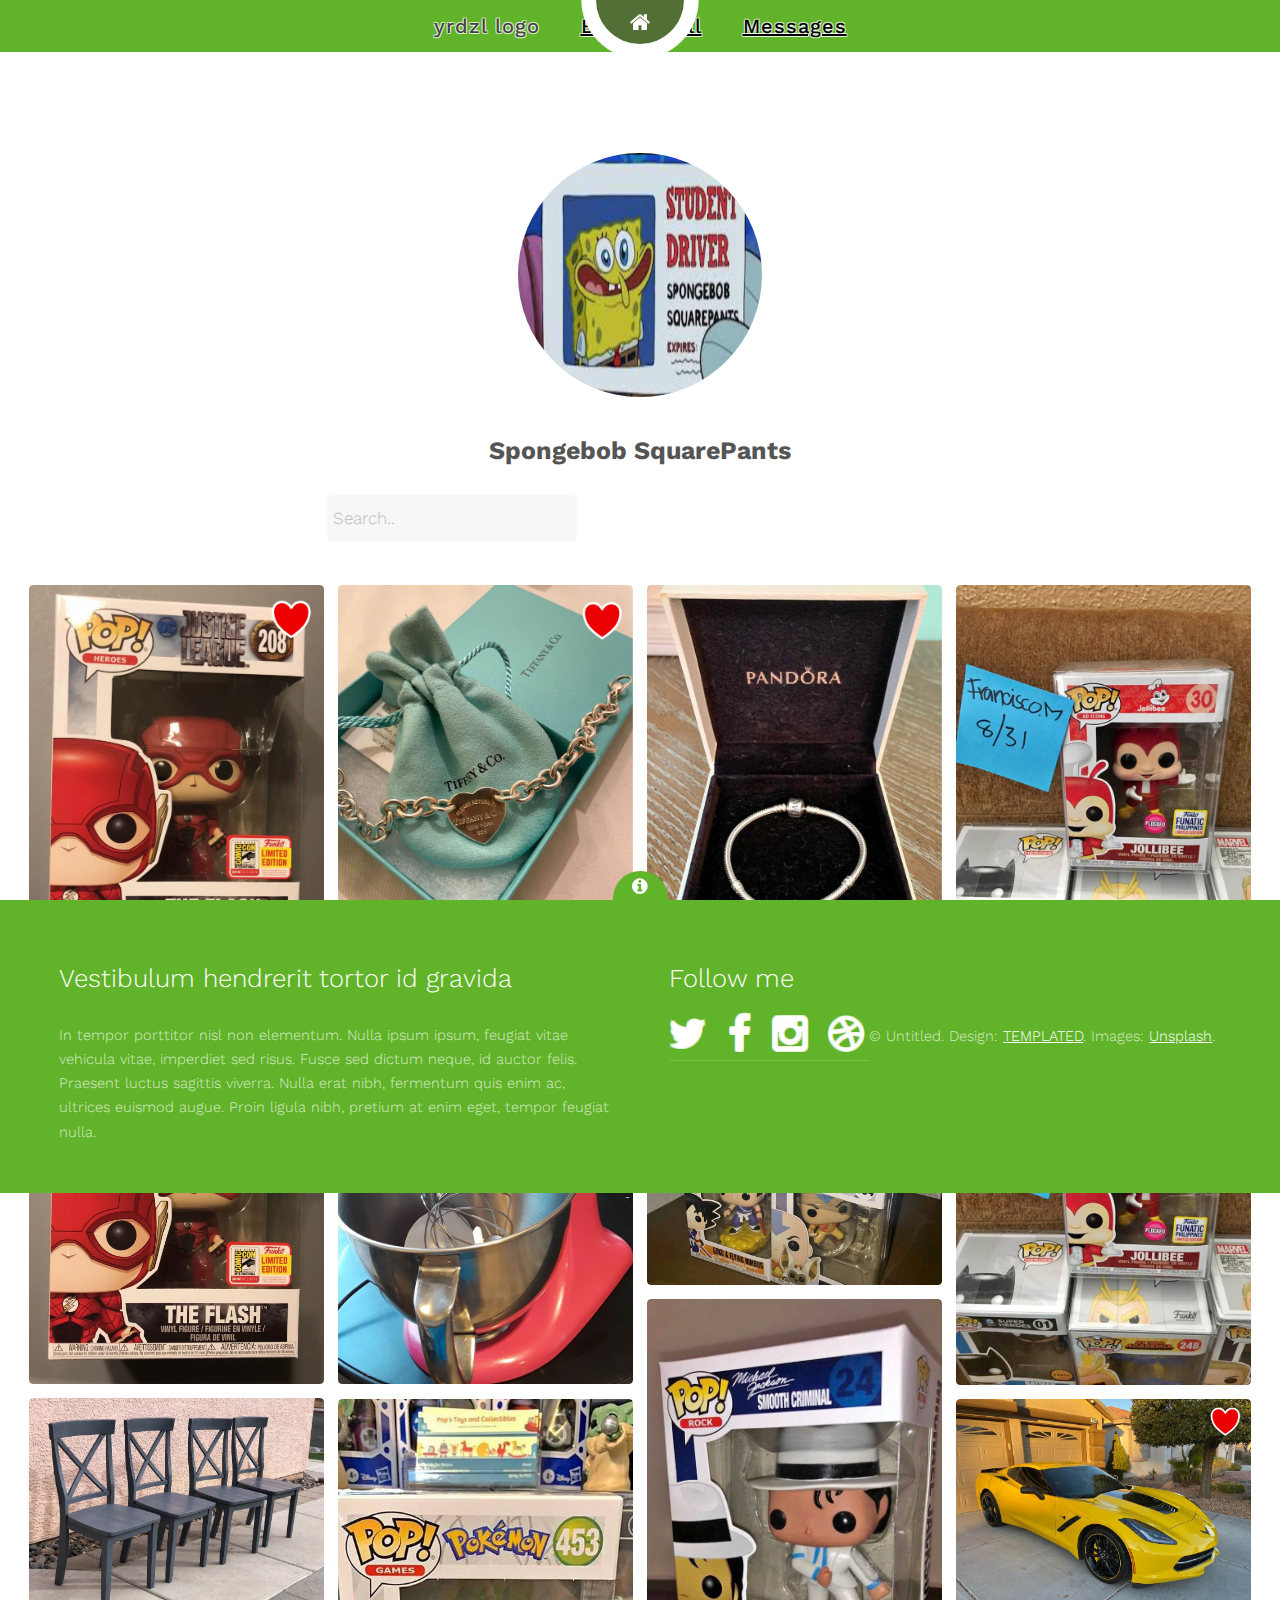
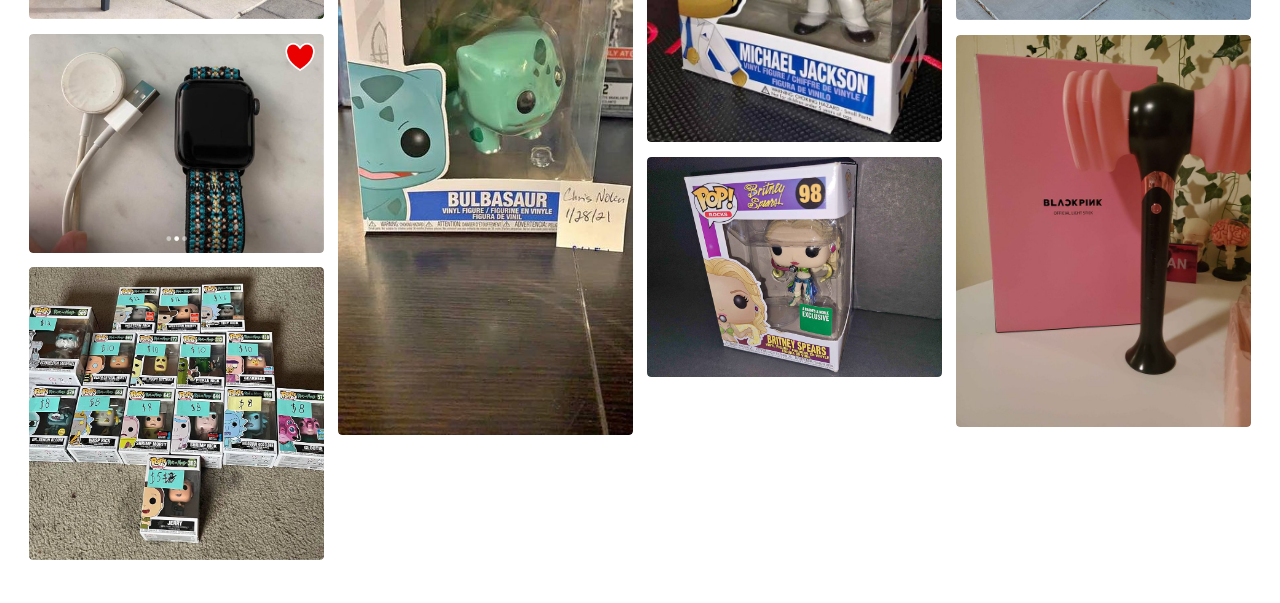
<file: detail1.html>
<!DOCTYPE HTML>
<!--
	Radius by TEMPLATED
	templated.co @templatedco
	Released for free under the Creative Commons Attribution 3.0 license (templated.co/license)
-->
<html>
	<head>
		<title>Detail 1 - Radius by TEMPLATED</title>
		<meta charset="utf-8" />
		<meta name="viewport" content="width=device-width, initial-scale=1" />
		<link rel="stylesheet" href="assets/css/main.css" />
	</head>
	<body>
		
		<!--Main Menu-->
		<div class="main-nav">
			<ul class="nav">
			  <li class="name">yrdzl logo</li>
			  <li>
				  <a href="#">Buy</a>
				  <ul>
					<li><a href="#">Yardz</a></li>
					<li><a href="#">Latest</a></li>
					<li><a href="#">Search</a></li>
					<li><a href="#">Fav</a></li>
				  </ul>
				</li>
			  <li><a href="#">Sell</a></li>
			  <li><a href="#">Messages</a></li>
			</ul>
		</div>

		<div class="spacer">
			&nbsp;
		</div>

		<!-- Header -->
			<header id="header" class="preview">
				<div class="inner">
					<div class="content">
						<h1>Radius</h1>
						<h2>A fully responsive masonry style portfolio template.</h2>
					</div>
					<a href="index.html" class="button hidden"><span>Let's Go</span></a>
				</div>
			</header>

		<!-- Main -->
			<div id="preview">
				<div class="inner">
					<div >
						<img src="images/student-driver.jpeg" alt="Seller 1" class="profile-image">
						<h3>Spongebob SquarePants</h3>
					</div>

					<div class="search">
						<input type="text" placeholder="Search..">
					</div>
				</div>
			</div>
			
			<div id="main">
				<div class="inner">
					<div class="columns">

						<!-- Column 1 (horizontal, vertical, horizontal, vertical) -->
							<div class="image fit">
								<a href="detail1.html"><img src="images/pic01.jpg" alt="" /></a>
							</div>
							<div class="image fit">
								<a href="detail1.html"><img src="images/pic02.jpg" alt="" /></a>
							</div>
							<div class="image fit">
								<a href="detail1.html"><img src="images/pic03.jpg" alt="" /></a>
							</div>
							<div class="image fit">
								<a href="detail1.html"><img src="images/pic04.jpg" alt="" /></a>
							</div>

						<!-- Column 2 (vertical, horizontal, vertical, horizontal) -->
							<div class="image fit">
								<a href="detail1.html"><img src="images/pic06.jpg" alt="" /></a>
							</div>
							<div class="image fit">
								<a href="detail1.html"><img src="images/pic05.jpg" alt="" /></a>
							</div>
							<div class="image fit">
								<a href="detail1.html"><img src="images/pic08.jpg" alt="" /></a>
							</div>
							<div class="image fit">
								<a href="detail1.html"><img src="images/pic07.jpg" alt="" /></a>
							</div>

						<!-- Column 3 (horizontal, vertical, horizontal, vertical) -->
							<div class="image fit">
								<a href="detail1.html"><img src="images/pic09.jpg" alt="" /></a>
							</div>
							<div class="image fit">
								<a href="detail1.html"><img src="images/pic12.jpg" alt="" /></a>
							</div>
							<div class="image fit">
								<a href="detail1.html"><img src="images/pic11.jpg" alt="" /></a>
							</div>
							<div class="image fit">
								<a href="detail1.html"><img src="images/pic10.jpg" alt="" /></a>
							</div>

						<!-- Column 4 (vertical, horizontal, vertical, horizontal) -->
							<div class="image fit">
								<a href="detail1.html"><img src="images/pic13.jpg" alt="" /></a>
							</div>
							<div class="image fit">
								<a href="detail1.html"><img src="images/pic14.jpg" alt="" /></a>
							</div>
							<div class="image fit">
								<a href="detail1.html"><img src="images/pic15.jpg" alt="" /></a>
							</div>
							<div class="image fit">
								<a href="detail1.html"><img src="images/pic16.jpg" alt="" /></a>
							</div>

					</div>
				</div>
			</div>

		<!-- Footer -->
			<footer id="footer">
				<a href="#" class="info fa fa-info-circle"><span>About</span></a>
				<div class="inner">
					<div class="content">
						<h3>Vestibulum hendrerit tortor id gravida</h3>
						<p>In tempor porttitor nisl non elementum. Nulla ipsum ipsum, feugiat vitae vehicula vitae, imperdiet sed risus. Fusce sed dictum neque, id auctor felis. Praesent luctus sagittis viverra. Nulla erat nibh, fermentum quis enim ac, ultrices euismod augue. Proin ligula nibh, pretium at enim eget, tempor feugiat nulla.</p>
					</div>
					<div class="copyright">
						<h3>Follow me</h3>
						<ul class="icons">
							<li><a href="#" class="icon fa-twitter"><span class="label">Twitter</span></a></li>
							<li><a href="#" class="icon fa-facebook"><span class="label">Facebook</span></a></li>
							<li><a href="#" class="icon fa-instagram"><span class="label">Instagram</span></a></li>
							<li><a href="#" class="icon fa-dribbble"><span class="label">Dribbble</span></a></li>
						</ul>
						&copy; Untitled. Design: <a href="https://templated.co">TEMPLATED</a>. Images: <a href="https://unsplash.com/">Unsplash</a>.
					</div>
				</div>
			</footer>

		<!-- Scripts -->
			<script src="assets/js/jquery.min.js"></script>
			<script src="assets/js/skel.min.js"></script>
			<script src="assets/js/util.js"></script>
			<script src="assets/js/main.js"></script>

	</body>
</html>
</file>
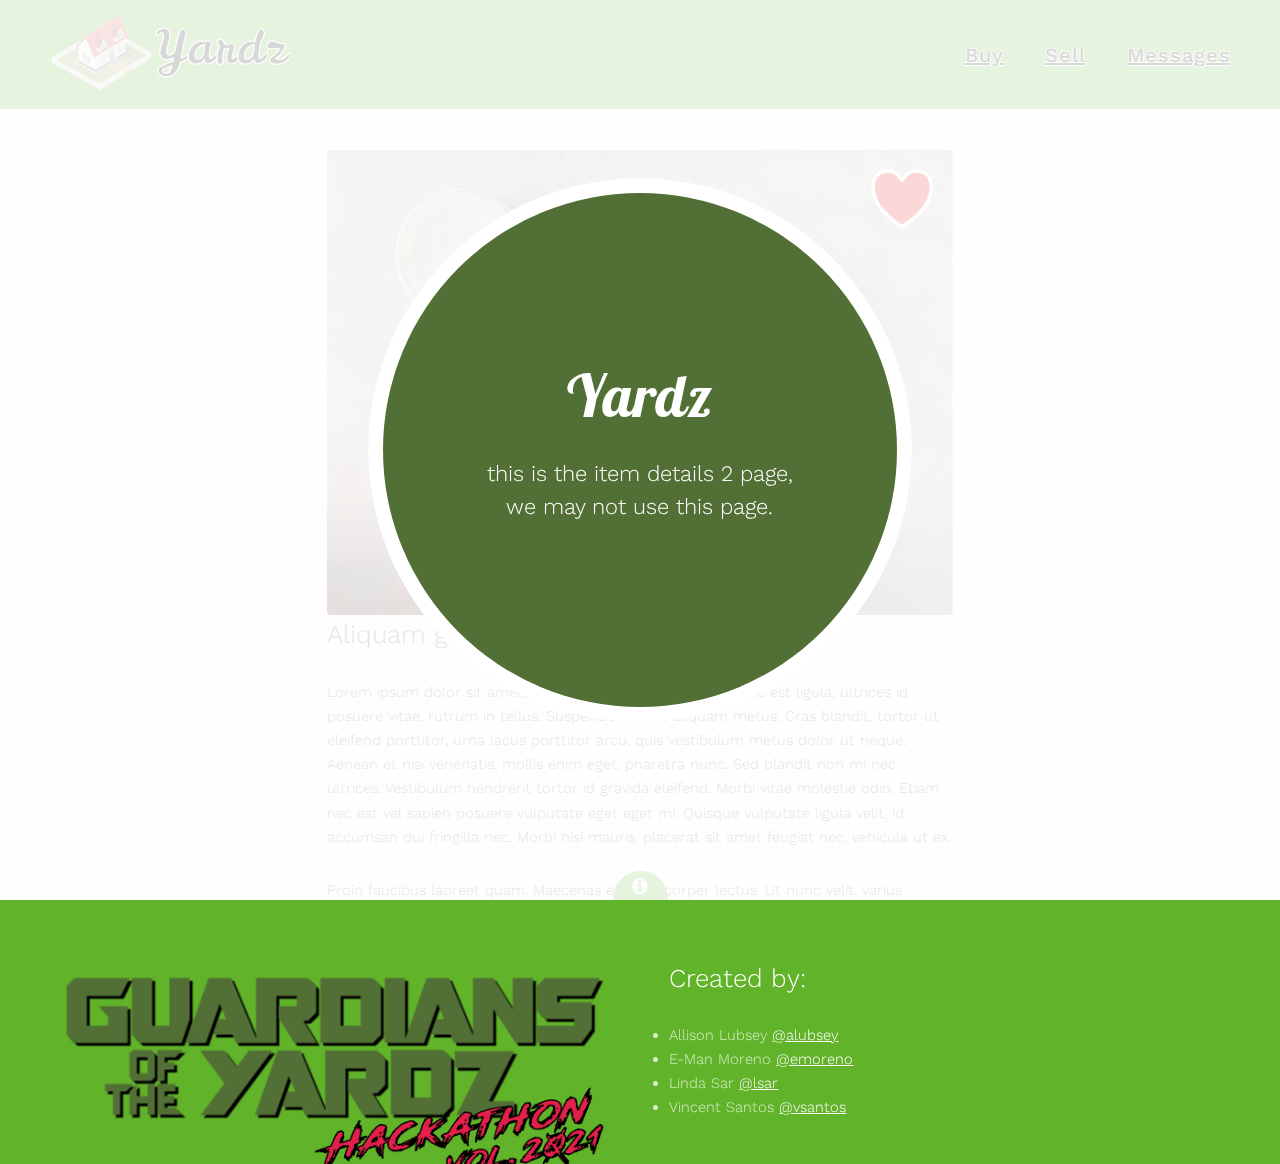
<file: detail2.html>
<!DOCTYPE HTML>
<!--
	Radius by TEMPLATED
	templated.co @templatedco
	Released for free under the Creative Commons Attribution 3.0 license (templated.co/license)
-->
<html>
	<head>
		<title>Yardz - Item Details - 2 </title>
		<meta charset="utf-8" />
		<meta name="viewport" content="width=device-width, initial-scale=1" />
		<link rel="stylesheet" href="assets/css/main.css" />
	</head>
	<body>

			<!--Main Menu-->
			<div class="main-nav">
				<ul class="nav">
					<li class="logo" ><a href="yardz.html"><img src="images/yardz_logo_b.png" alt="logo"></a></li>
					  <li>
					    <a href="#">Buy</a>
					     <ul>
					      <li><a href="latest_page.html">Latest</a></li>
					      <li><a href="search_page.html">Search</a></li>
						  <li><a href="favorites_page.html">Favs</a></li>
						  <li class="user"><a href="#"><img src="images/yardzl_users1.png" alt="user"></a></li>
					    </ul>
					  </li>
					  <li><a href="#">Sell</a></li>
					  <li><a href="#">Messages</a></li>
								</ul>
							</div>

			<div class="spacer">
				&nbsp;
			</div>
		
		<!-- Header -->
			<header id="header">
				<div class="inner">
					<div class="content">
						<h1>Yardz</h1>
						<h2>this is the item details 2 page,<br />
						we may not use this page.</h2>
					</div>
					
					<a href="yardz.html" class="button hidden"><span>Thank you.</span></a>
				</div>
			</header>

		<!-- Main -->
			<div id="preview" class="vertical">
				<div class="inner">
					<div class="image fit">
						<img src="images/pic04.jpg" alt="" />
					</div>
					<div class="content">
						<header>
							<h2>Aliquam gravida felis vel velit accumsan</h2>
						</header>
						<p>Lorem ipsum dolor sit amet, consectetur adipiscing elit. Donec est ligula, ultrices id posuere vitae, rutrum in tellus. Suspendisse vitae aliquam metus. Cras blandit, tortor ut eleifend porttitor, urna lacus porttitor arcu, quis vestibulum metus dolor ut neque. Aenean et nisi venenatis, mollis enim eget, pharetra nunc. Sed blandit non mi nec ultrices. Vestibulum hendrerit tortor id gravida eleifend. Morbi vitae molestie odio. Etiam nec est vel sapien posuere vulputate eget eget mi. Quisque vulputate ligula velit, id accumsan dui fringilla nec. Morbi nisi mauris, placerat sit amet feugiat nec, vehicula ut ex.</p>
						<p>Proin faucibus laoreet quam. Maecenas et ullamcorper lectus. Ut nunc velit, varius auctor semper vitae, fermentum ac ligula. Curabitur at dolor sapien. Sed nec libero at leo feugiat pharetra vitae vel felis. Pellentesque eget erat id mauris volutpat blandit. Suspendisse vulputate massa turpis, eu ultrices massa malesuada at. Sed sit amet faucibus sem. Nulla lectus arcu, tincidunt a dapibus vitae, ultrices et sem. Sed eget sodales odio, in hendrerit dui. Nulla erat nibh, fermentum quis enim ac, ultrices euismod augue. Proin ligula nibh, pretium at enim eget, tempor feugiat nulla. Cras at auctor sapien. Praesent blandit, odio vel sodales egestas, nisl nibh aliquam est, quis aliquam enim nibh vitae tellus.</p>
					</div>
				</div>
				<a href="detail1.html" class="nav previous"><span class="fa fa-chevron-left"></span></a>
				<a href="detail2.html" class="nav next"><span class="fa fa-chevron-right"></span></a>
			</div>

		<!-- Footer -->
			<footer id="footer">
				<a href="#" class="info fa fa-info-circle"><span>About</span></a>
				<div class="inner">
					<div class="content">
						<h3><img src="images/guardians_of_the_yardz_logo_a.png" alt="Guardians of the Yardz"></h3>
					</div>
					<div class="copyright">
						<h3>Created by:</h3>
           						
						
							<li>Allison Lubsey <a href="https://profilez.zappos.biz/users/alubsey">@alubsey</a></li>
                        			  	<li>E-Man Moreno <a href="https://profilez.zappos.biz/users/emoreno">@emoreno</a></li>
                          				<li>Linda Sar <a href="https://profilez.zappos.biz/users/lsar">@lsar</a></li> 
                            				<li>Vincent Santos <a href="https://profilez.zappos.biz/users/vsantos">@vsantos</a></li>
						</ul>
						<br></br>
						<p> &copy; A 2021 Hackathon project </p>
					</div>
				</div>
			</footer>
	
		<!-- Scripts -->
			<script src="assets/js/jquery.min.js"></script>
			<script src="assets/js/skel.min.js"></script>
			<script src="assets/js/util.js"></script>
			<script src="assets/js/main.js"></script>

	</body>
</html>
</file>
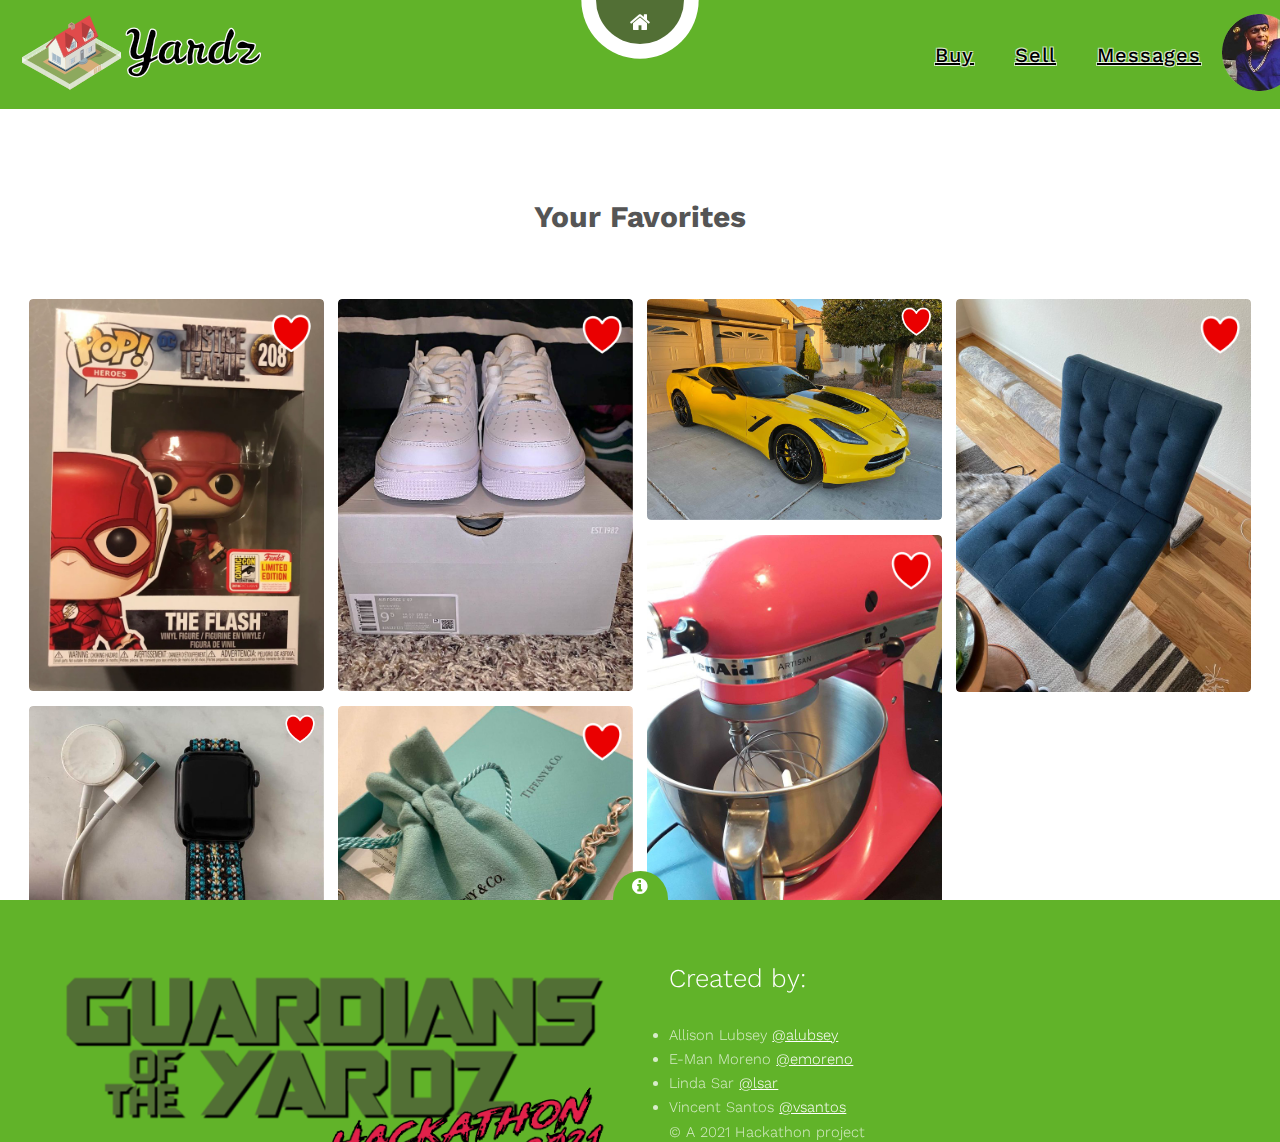
<file: favorites_page.html>
<!DOCTYPE HTML>
<!--
	Radius by TEMPLATED
	templated.co @templatedco
	Released for free under the Creative Commons Attribution 3.0 license (templated.co/license)
-->
<html>
	<head>
		<title>Yardz - Favorites </title>
		<meta charset="utf-8" />
		<meta name="viewport" content="width=device-width, initial-scale=1" />
		<link rel="stylesheet" href="assets/css/main.css" />
	</head>
	<body>

		<!--Main Menu-->
			<div class="main-nav">
				<ul class="nav">
					<li class="logo" ><a href="yardz.html"><img src="images/yardz_logo_b.png" alt="logo"></a></li>
				<li>
					<a href="#">Buy</a>
					<ul>
						<li><a href="latest_page.html">Latest</a></li>
						<li><a href="search_page.html">Search</a></li>
						<li><a href="favorites_page.html">Favs</a></li>
					</ul>
					</li>
				<li><a href="#">Sell</a></li>
				<li><a href="#">Messages</a></li>
				<li class="user"><a href="#"><img src="images/yardzl_users1.png" alt="user"></a></li>
				</ul>
			</div>

			<div class="spacer">
				&nbsp;
			</div>

		<!-- Header -->
			<header id="header" class="preview">
				<div class="inner">
					<div class="content">
						<h1>Favorites</h1>
						<h2>The items favorited by the user appear on this page.</h2>
					</div>
					<a href="yardz.html" class="button hidden"><span>Ok, thanks!</span></a>
				</div>
			</header>

		<!-- Main -->
			<div id="main">
				<div class="inner">
					<div class="favorites">
						<h1>Your Favorites</h1>
					</div>
					<div class="columns">

						<!-- Column 1 (horizontal, vertical, horizontal, vertical) -->
							<div class="image fit">
								<a href="item_page.html"><img src="images/pic01.jpg" alt="" /></a>
							</div>
							<div class="image fit">
								<a href="#"><img src="images/pic04.jpg" alt="" /></a>
							</div>

						<!-- Column 2 (vertical, horizontal, vertical, horizontal) -->
							<div class="image fit">
								<a href="item_page2.html"><img src="images/airforce-ones-1.jpg" alt="" /></a>
							</div>	
							<div class="image fit">
								<a href="#"><img src="images/pic05.jpg" alt="" /></a>
							</div>

						<!-- Column 3 (horizontal, vertical, horizontal, vertical) -->
							<div class="image fit">
								<a href="#"><img src="images/pic15.jpg" alt="" /></a>
							</div>

						<!-- Column 4 (vertical, horizontal, vertical, horizontal) -->
							<div class="image fit">
								<a href="#"><img src="images/pic08.jpg" alt="" /></a>
							</div>
							<div class="image fit">
								<a href="#"><img src="images/chair-blue-velvet.jpg" alt="" /></a>
							</div>

					</div>
				</div>
			</div>

		<!-- Footer -->
			<footer id="footer">
				<a href="#" class="info fa fa-info-circle"><span>About</span></a>
				<div class="inner">
					<div class="content">
						<h3><img src="images/guardians_of_the_yardz_logo_a.png" alt="Guardians of the Yardz"></h3>
					</div>
					<div class="copyright">
						<h3>Created by:</h3>

							<li>Allison Lubsey <a href="https://profilez.zappos.biz/users/alubsey">@alubsey</a></li>
                        			  	<li>E-Man Moreno <a href="https://profilez.zappos.biz/users/emoreno">@emoreno</a></li>
                          				<li>Linda Sar <a href="https://profilez.zappos.biz/users/lsar">@lsar</a></li>
                            				<li>Vincent Santos <a href="https://profilez.zappos.biz/users/vsantos">@vsantos</a></li>
						</ul>

						<p> &copy; A 2021 Hackathon project </p>
					</div>
				</div>
			</footer>

		<!-- Scripts -->
			<script src="assets/js/jquery.min.js"></script>
			<script src="assets/js/skel.min.js"></script>
			<script src="assets/js/util.js"></script>
			<script src="assets/js/main.js"></script>

	</body>
</html>
</file>
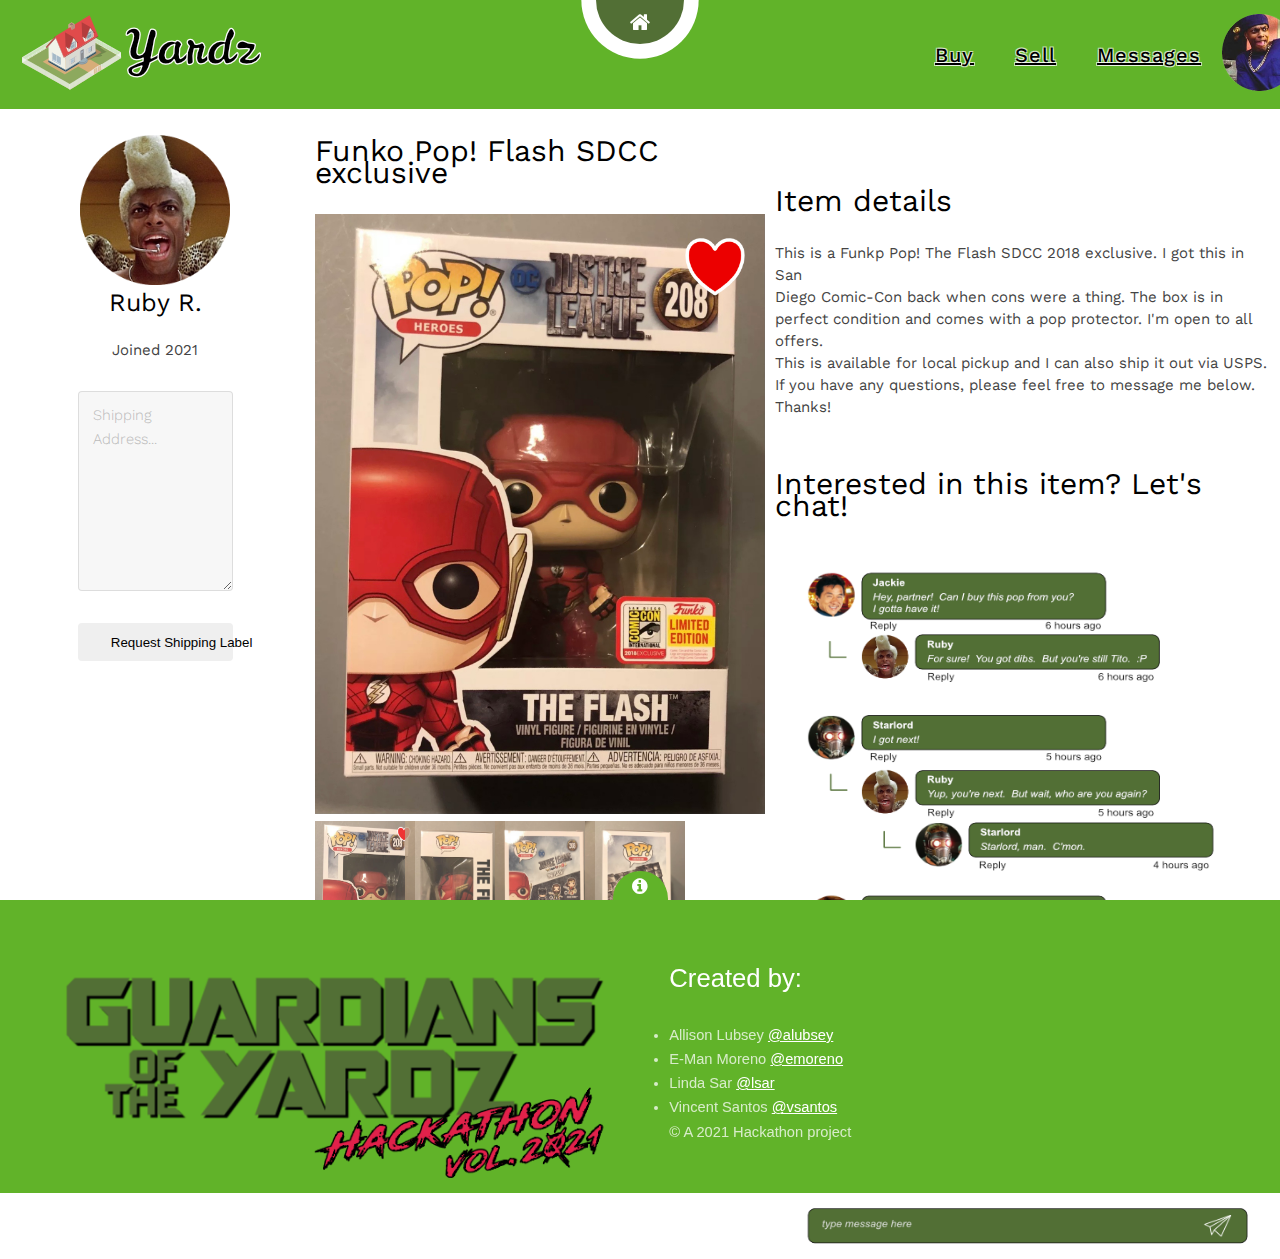
<file: item_page.html>
<!DOCTYPE HTML>
<!--
	Radius by TEMPLATED
	templated.co @templatedco
	Released for free under the Creative Commons Attribution 3.0 license (templated.co/license)
-->
<html>
	<head>
		<title>Yardz - Item Page</title>
		<meta charset="utf-8" />
		<meta name="viewport" content="width=device-width, initial-scale=1" />
		<link rel="stylesheet" href="assets/css/main.css" />
		<style>

		* {
		  box-sizing: border-box;
		}



		body {
		  margin: 0;
		  font-family: Arial;
		}

		.row {
		  display: flex;
		}

		/* Create three equal columns that sits next to each other */
		.column {
		  flex: 25%;
		  padding: 5px;
		}

		/* Clear floats after the columns */
		.row:after {
		  content: "";
		  display: table;
		  clear: both;
		}

		/* The expanding image container */
		.container {
		  position: relative;
		  display: none;
		}

		/* Expanding image text */
		#imgtext {
		  position: absolute;
		  bottom: 15px;
		  left: 15px;
		  color: white;
		  font-size: 20px;
		}

		/* Closable button inside the expanded image */
		.closebtn {
		  position: absolute;
		  top: 10px;
		  right: 15px;
		  color: white;
		  font-size: 35px;
		  cursor: pointer;
		}

		/* Shipping Section */
		.row .shipping {
			text-align: left;
			width: 50%;
			margin: auto;
		}

		.row .shipping #shipping {
			display: inline-block;
			height: 200px;
			}

		.row .shipping #ship-button {
			/* min-width: 135.333px; */
			width: 100%;
		}

		</style>
	</head>
	<body>

		<!--Main Menu-->
			<div class="main-nav">
				<ul class="nav">
					<li class="logo" ><a href="yardz.html"><img src="images/yardz_logo_b.png" alt="logo"></a></li>
					  <li>
						  <a href="#">Buy</a>
						  <ul>
							<li><a href="latest_page.html">Latest</a></li>
							<li><a href="search_page.html">Search</a></li>
							<li><a href="favorites_page.html">Favs</a></li>
						  </ul>
						</li>
					  <li><a href="#">Sell</a></li>
					  <li><a href="#">Messages</a></li>
					  <li class="user"><a href="#"><img src="images/yardzl_users1.png" alt="user"></a></li>
				</ul>
			</div>

			<div class="spacer">
				&nbsp;
			</div>


		<!-- Header -->
			<header id="header" class="preview">
				<div class="inner">
					<div class="content">
						<h1>Yardz</h1>
						<h2>This is the items details page,<br />
						you are able to images of an item and chat with the seller.</h2>
					</div>
					<a href="yardz.html" class="button hidden"><span>Thank you.</span></a>
				</div>
			</header>

			<!-- Main -->
			<div class="row">
			   <div style="text-align:center;float:left;width:30%;" id="Item">
			      	<a href="seller_page.html"><img src="images/yardz_users4.png" alt="" style="width:150px;height:150px;"/></a>
			      <header>
			         <h3 id="itemColor">Ruby R.</h3>
			      </header>
				  <p>Joined 2021</p>

				  <!-- <div class="spacer">
					&nbsp;
					</div> -->

					<form class="shipping">
						<textarea id="shipping" name="shipping" placeholder="Shipping Address..." ></textarea><br><br>
						<button id="ship-button" type="submit" value="Submit">Request Shipping Label</button>
				  </form>
			   </div>

			   <!-- The expanding image container -->
			   <div class="column" id="Item">
			      <header>
			         <h2 id="itemColor">Funko Pop! Flash SDCC exclusive</h2>
			      </header>
			      <img id="expandedImg" src="images/pic01.jpg" style="width:450px;height:600px;">
			      <div class="container">
			         <!-- Close the image -->
			         <span onclick="this.parentElement.style.display='none'" class="closebtn">&times;</span>
			         <!-- Expanded image -->
			         <img id="expandedImg" style="width:450px;height:600px;"/>
			         <!-- Image text -->
			         <div id="imgtext"></div>
			      </div>
			      <div class="row">
			         <div style = "float:left;width:20%;" id="imgColumn">
			            <img src="images/pic01.jpg" alt="" onclick="myFunction(this);" style="width:100px;height:150px;"/>
			         </div>
			         <div style = "float:left;width:20%;" id="imgColumn">
			            <img src="images/flash2.jpg" alt="" onclick="myFunction(this);" style="width:100px;height:150px;"/>
			         </div>
			         <div style = "float:left;width:20%;" id="imgColumn">
			            <img src="images/flash3.jpg" alt="" onclick="myFunction(this);" style="width:100px;height:150px;"/>
			         </div>
			         <div style = "float:left;width:20%;" id="imgColumn">
			            <img src="images/flash4.jpg" alt="" onclick="myFunction(this);" style="width:100px;height:150px;"/>
			         </div>
			      </div>
			   </div>
			   <div class="column" id="Item" style="padding-top:55px;">
					 <header>
							<h2 id="itemColor">Item details</h2>
					 </header>
					 <p>This is a Funkp Pop! The Flash SDCC 2018 exclusive. I got this in San <br> Diego Comic-Con back when cons were a thing.
						 The box is in perfect condition and comes with a pop protector. I'm open to all offers.
					 <br>This is available for local pickup and I can also ship it out via USPS.<br>
					    If you have any questions, please feel free to message me below. <br>Thanks!</p>
			      <header id="Item" style="padding-top:25px;">
			         <h2 id="itemColor">Interested in this item? Let's chat!</h2>
			      </header>
			      <img src="images/yardz_chat.png" alt="" style="width:500px;height:700px;"/>
			   </div>
			</div>

		<!-- Footer -->
			<footer id="footer">
				<a href="#" class="info fa fa-info-circle"><span>About</span></a>
				<div class="inner">
					<div class="content">
						<h3><img src="images/guardians_of_the_yardz_logo_a.png" alt="Guardians of the Yardz"></h3>
					</div>
					<div class="copyright">
						<h3>Created by:</h3>


							<li>Allison Lubsey <a href="https://profilez.zappos.biz/users/alubsey">@alubsey</a></li>
                        			  	<li>E-Man Moreno <a href="https://profilez.zappos.biz/users/emoreno">@emoreno</a></li>
                          				<li>Linda Sar <a href="https://profilez.zappos.biz/users/lsar">@lsar</a></li>
                            				<li>Vincent Santos <a href="https://profilez.zappos.biz/users/vsantos">@vsantos</a></li>
						</ul>

						<p> &copy; A 2021 Hackathon project </p>
					</div>
				</div>
			</footer>

		<!-- Scripts -->
			<script src="assets/js/jquery.min.js"></script>
			<script src="assets/js/skel.min.js"></script>
			<script src="assets/js/util.js"></script>
			<script src="assets/js/main.js"></script>
			<script src="assets/js/imageExpand.js"></script>

	</body>
</html>
</file>
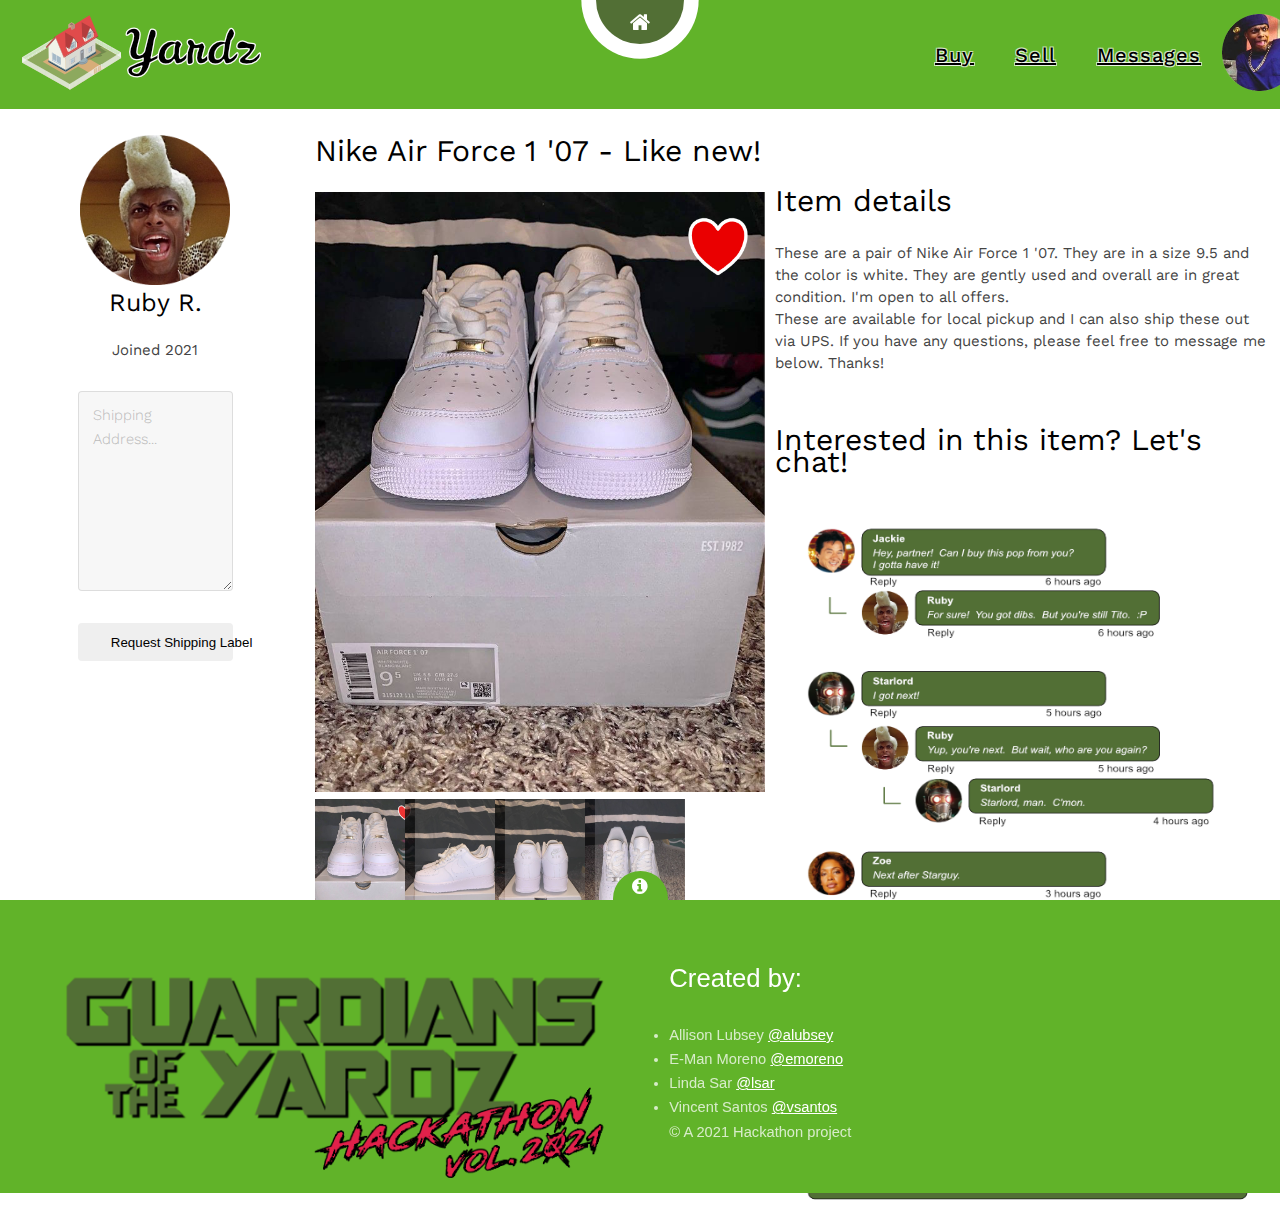
<file: item_page2.html>
<!DOCTYPE HTML>
<!--
	Radius by TEMPLATED
	templated.co @templatedco
	Released for free under the Creative Commons Attribution 3.0 license (templated.co/license)
-->
<html>
	<head>
		<title>Yardz - Item Page</title>
		<meta charset="utf-8" />
		<meta name="viewport" content="width=device-width, initial-scale=1" />
		<link rel="stylesheet" href="assets/css/main.css" />
		<style>

		* {
		  box-sizing: border-box;
		}



		body {
		  margin: 0;
		  font-family: Arial;
		}

		.row {
		  display: flex;
		}

		/* Create three equal columns that sits next to each other */
		.column {
		  flex: 25%;
		  padding: 5px;
		}

		/* Clear floats after the columns */
		.row:after {
		  content: "";
		  display: table;
		  clear: both;
		}

		/* The expanding image container */
		.container {
		  position: relative;
		  display: none;
		}

		/* Expanding image text */
		#imgtext {
		  position: absolute;
		  bottom: 15px;
		  left: 15px;
		  color: white;
		  font-size: 20px;
		}

		/* Closable button inside the expanded image */
		.closebtn {
		  position: absolute;
		  top: 10px;
		  right: 15px;
		  color: white;
		  font-size: 35px;
		  cursor: pointer;
		}

		/* Shipping Section */
		.row .shipping {
			text-align: left;
			width: 50%;
			margin: auto;
		}

		.row .shipping #shipping {
			display: inline-block;
			height: 200px;
			}

		.row .shipping #ship-button {
			/* min-width: 135.333px; */
			width: 100%;
		}


		</style>
	</head>
	<body>

		<!--Main Menu-->
			<div class="main-nav">
				<ul class="nav">
					<li class="logo" ><a href="yardz.html"><img src="images/yardz_logo_b.png" alt="logo"></a></li>
					  <li>
						  <a href="#">Buy</a>
						  <ul>
							<li><a href="latest_page.html">Latest</a></li>
							<li><a href="search_page.html">Search</a></li>
							<li><a href="favorites_page.html">Favs</a></li>
						  </ul>
						</li>
					  <li><a href="#">Sell</a></li>
					  <li><a href="#">Messages</a></li>
					  <li class="user"><a href="#"><img src="images/yardzl_users1.png" alt="user"></a></li>
				</ul>
			</div>

			<div class="spacer">
				&nbsp;
			</div>


		<!-- Header -->
			<header id="header" class="preview">
				<div class="inner">
					<div class="content">
						<h1>Yardz</h1>
						<h2>This is the items details page,<br />
						you are able to images of an item and chat with the seller.</h2>
					</div>
					<a href="yardz.html" class="button hidden"><span>Thank you.</span></a>
				</div>
			</header>

			<!-- Main -->
			<div class="row">
			   <div style="text-align:center;float:left;width:30%;" id="Item">
			      <a href="seller_page.html"><img src="images/yardz_users4.png" alt="" style="width:150px;height:150px;"/></a>
			      <header>
			         <h3 id="itemColor">Ruby R.</h3>
			      </header>
				  <p>Joined 2021</p>

				  <!-- <div class="spacer">
					&nbsp;
				</div> -->

				  <form class="shipping">
					<textarea id="shipping" name="shipping" placeholder="Shipping Address..." ></textarea><br><br>
					<button id="ship-button" type="submit" value="Submit">Request Shipping Label</button>
				  </form>
			   </div>

			   <!-- The expanding image container -->
			   <div class="column" id="Item">
			      <header>
			         <h2 id="itemColor">Nike Air Force 1 '07 - Like new!</h2>
			      </header>
			      <img id="expandedImg" src="images/airforce-ones-1.jpg" style="width:450px;height:600px;">
			      <div class="container">
			         <!-- Close the image -->
			         <span onclick="this.parentElement.style.display='none'" class="closebtn">&times;</span>
			         <!-- Expanded image -->
			         <img id="expandedImg" style="width:450px;height:600px;"/>
			         <!-- Image text -->
			         <div id="imgtext"></div>
			      </div>
			      <div class="row">
			         <div style = "float:left;width:20%;" id="imgColumn">
			            <img src="images/airforce-ones-1.jpg" alt="" onclick="myFunction(this);" style="width:100px;height:150px;"/>
			         </div>
			         <div style = "float:left;width:20%;" id="imgColumn">
			            <img src="images/airforceones-3.jpg" alt="" onclick="myFunction(this);" style="width:100px;height:150px;"/>
			         </div>
			         <div style = "float:left;width:20%;" id="imgColumn">
			            <img src="images/airforceones-4.jpg" alt="" onclick="myFunction(this);" style="width:100px;height:150px;"/>
			         </div>
			         <div style = "float:left;width:20%;" id="imgColumn">
			            <img src="images/airforceones-2.jpg" alt="" onclick="myFunction(this);" style="width:100px;height:150px;"/>
			         </div>
			      </div>
			   </div>
			   <div class="column" id="Item" style="padding-top:55px;">
					 <header>
							<h2 id="itemColor">Item details</h2>
					 </header>
					 <p>These are a pair of Nike Air Force 1 '07. They are in a size 9.5 and <br>the color is white.
							They are gently used and overall are in great <br> condition. I'm open to all offers.
					 <br>These are available for local pickup and I can also ship these out <br> via UPS.
					    If you have any questions, please feel free to message me <br> below. Thanks!</p>
			      <header id="Item" style="padding-top:25px;">
			         <h2 id="itemColor">Interested in this item? Let's chat!</h2>
			      </header>
			      <img src="images/yardz_chat.png" alt="" style="width:500px;height:700px;"/>
			   </div>
			</div>

		<!-- Footer -->
			<footer id="footer">
				<a href="#" class="info fa fa-info-circle"><span>About</span></a>
				<div class="inner">
					<div class="content">
						<h3><img src="images/guardians_of_the_yardz_logo_a.png" alt="Guardians of the Yardz"></h3>
					</div>
					<div class="copyright">
						<h3>Created by:</h3>


							<li>Allison Lubsey <a href="https://profilez.zappos.biz/users/alubsey">@alubsey</a></li>
                        			  	<li>E-Man Moreno <a href="https://profilez.zappos.biz/users/emoreno">@emoreno</a></li>
                          				<li>Linda Sar <a href="https://profilez.zappos.biz/users/lsar">@lsar</a></li>
                            				<li>Vincent Santos <a href="https://profilez.zappos.biz/users/vsantos">@vsantos</a></li>
						</ul>

						<p> &copy; A 2021 Hackathon project </p>
					</div>
				</div>
			</footer>

		<!-- Scripts -->
			<script src="assets/js/jquery.min.js"></script>
			<script src="assets/js/skel.min.js"></script>
			<script src="assets/js/util.js"></script>
			<script src="assets/js/main.js"></script>
			<script src="assets/js/imageExpand.js"></script>

	</body>
</html>
</file>
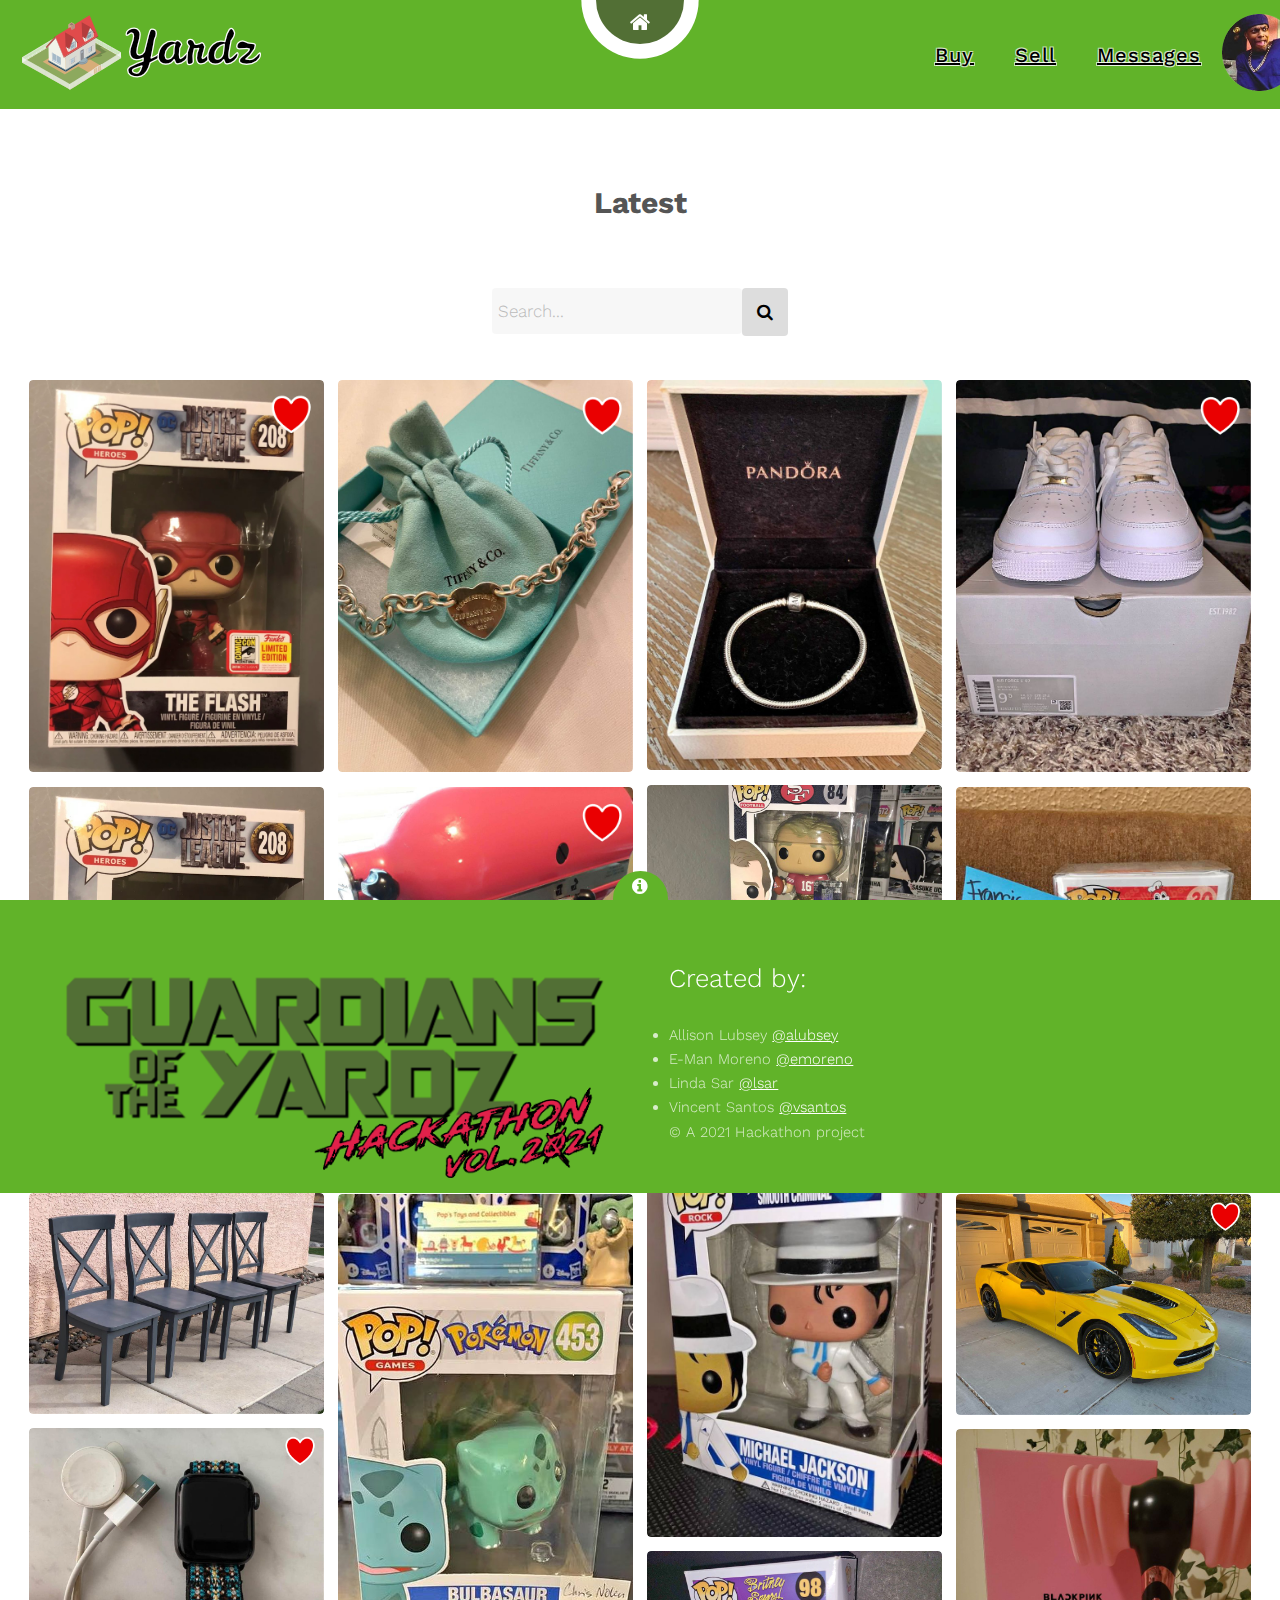
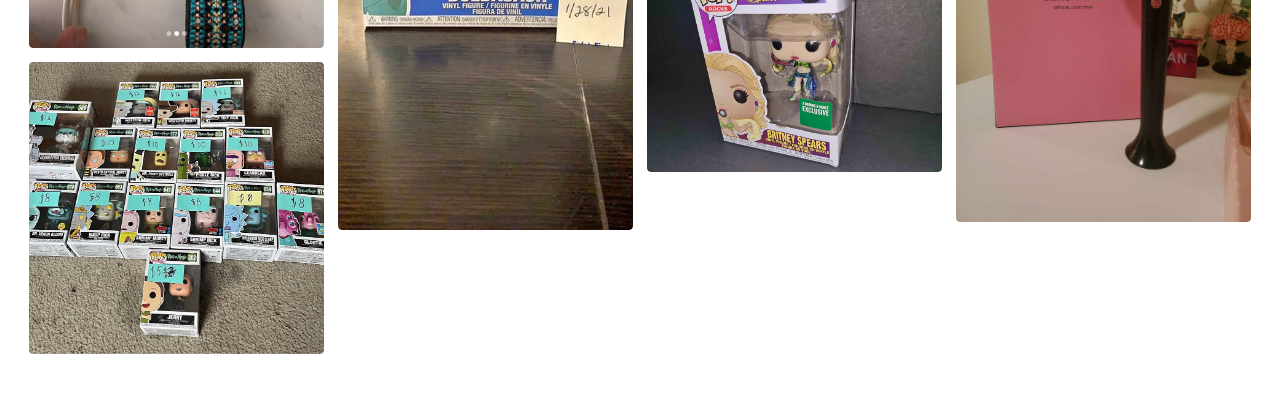
<file: latest_page.html>
<!DOCTYPE HTML>
<!--
	Radius by TEMPLATED
	templated.co @templatedco
	Released for free under the Creative Commons Attribution 3.0 license (templated.co/license)
-->
<html>
	<head>
		<title>Yardz - Latest</title>
		<meta charset="utf-8" />
		<meta name="viewport" content="width=device-width, initial-scale=1" />
		<link rel="stylesheet" href="assets/css/main.css" />
	</head>
	<body>

		<!--Main Menu-->
		<div class="main-nav">
			<ul class="nav">
				<li class="logo" ><a href="yardz.html"><img src="images/yardz_logo_b.png" alt="logo"></a></li>
			  <li>
				  <a href="#">Buy</a>
				  <ul>
					<li><a href="latest_page.html">Latest</a></li>
					<li><a href="search_page.html">Search</a></li>
					<li><a href="favorites_page.html">Favs</a></li>
				  </ul>
				</li>
			  <li><a href="#">Sell</a></li>
			  <li><a href="#">Messages</a></li>
			  <li class="user"><a href="#"><img src="images/yardzl_users1.png" alt="user"></a></li>
			</ul>
		</div>

		<div class="spacer">
			&nbsp;
		</div>

		<!-- Header -->
			<header id="header" class="preview">
				<div class="inner">
					<div class="content">
						<h1>Yardz</h1>
						<h2>This page shows the most recent items added by other Zapponians,<br />
						only the latest and greatest for you.</h2>
					</div>
					<a href="yardz.html" class="button hidden"><span>Thank you.</span></a>
				</div>
			</header>

		<!-- Main -->
			<div id="search">
				<div>
					<h1>Latest</h1>
				</div>
				<div class="inner">
					<div class="search-container">
						<input type="text" class="searchTerm" placeholder="Search...">
						<a href="search_results.html"><button type="submit" class="searchButton">
							<i class="fa fa-search"></i>
						</button></a>
					</div>
				</div>
			</div>

			<div id="main">
				<div class="inner">
					<!-- <div class="latest">
						<h1>Latest</h1>
					</div> -->
					<div class="columns">

						<!-- Column 1 (horizontal, vertical, horizontal, vertical) -->
							<div class="image fit">
								<a href="item_page.html"><img src="images/pic01.jpg" alt="" /></a>
							</div>
							<div class="image fit">
								<a href="detail1.html"><img src="images/pic02.jpg" alt="" /></a>
							</div>
							<div class="image fit">
								<a href="detail1.html"><img src="images/pic03.jpg" alt="" /></a>
							</div>
							<div class="image fit">
								<a href="detail1.html"><img src="images/pic04.jpg" alt="" /></a>
							</div>

						<!-- Column 2 (vertical, horizontal, vertical, horizontal) -->
							<div class="image fit">
								<a href="detail1.html"><img src="images/pic06.jpg" alt="" /></a>
							</div>
							<div class="image fit">
								<a href="detail1.html"><img src="images/pic05.jpg" alt="" /></a>
							</div>
							<div class="image fit">
								<a href="detail1.html"><img src="images/pic08.jpg" alt="" /></a>
							</div>
							<div class="image fit">
								<a href="detail1.html"><img src="images/pic07.jpg" alt="" /></a>
							</div>

						<!-- Column 3 (horizontal, vertical, horizontal, vertical) -->
							<div class="image fit">
								<a href="detail1.html"><img src="images/pic09.jpg" alt="" /></a>
							</div>
							<div class="image fit">
								<a href="detail1.html"><img src="images/pic12.jpg" alt="" /></a>
							</div>
							<div class="image fit">
								<a href="detail1.html"><img src="images/pic11.jpg" alt="" /></a>
							</div>
							<div class="image fit">
								<a href="detail1.html"><img src="images/pic10.jpg" alt="" /></a>
							</div>

						<!-- Column 4 (vertical, horizontal, vertical, horizontal) -->
							<div class="image fit">
								<a href="item_page2.html"><img src="images/airforce-ones-1.jpg" alt="" /></a>
							</div>
							<div class="image fit">
								<a href="detail1.html"><img src="images/pic14.jpg" alt="" /></a>
							</div>
							<div class="image fit">
								<a href="detail1.html"><img src="images/pic15.jpg" alt="" /></a>
							</div>
							<div class="image fit">
								<a href="detail1.html"><img src="images/pic16.jpg" alt="" /></a>
							</div>

					</div>
				</div>
			</div>

		<!-- Footer -->
			<footer id="footer">
				<a href="#" class="info fa fa-info-circle"><span>About</span></a>
				<div class="inner">
					<div class="content">
						<h3><img src="images/guardians_of_the_yardz_logo_a.png" alt="Guardians of the Yardz"></h3>
					</div>
					<div class="copyright">
						<h3>Created by:</h3>

							<li>Allison Lubsey <a href="https://profilez.zappos.biz/users/alubsey">@alubsey</a></li>
                        			  	<li>E-Man Moreno <a href="https://profilez.zappos.biz/users/emoreno">@emoreno</a></li>
                          				<li>Linda Sar <a href="https://profilez.zappos.biz/users/lsar">@lsar</a></li>
                            				<li>Vincent Santos <a href="https://profilez.zappos.biz/users/vsantos">@vsantos</a></li>
						</ul>

						<p> &copy; A 2021 Hackathon project </p>
					</div>
				</div>
			</footer>


		<!-- Scripts -->
			<script src="assets/js/jquery.min.js"></script>
			<script src="assets/js/skel.min.js"></script>
			<script src="assets/js/util.js"></script>
			<script src="assets/js/main.js"></script>

	</body>
</html>
</file>
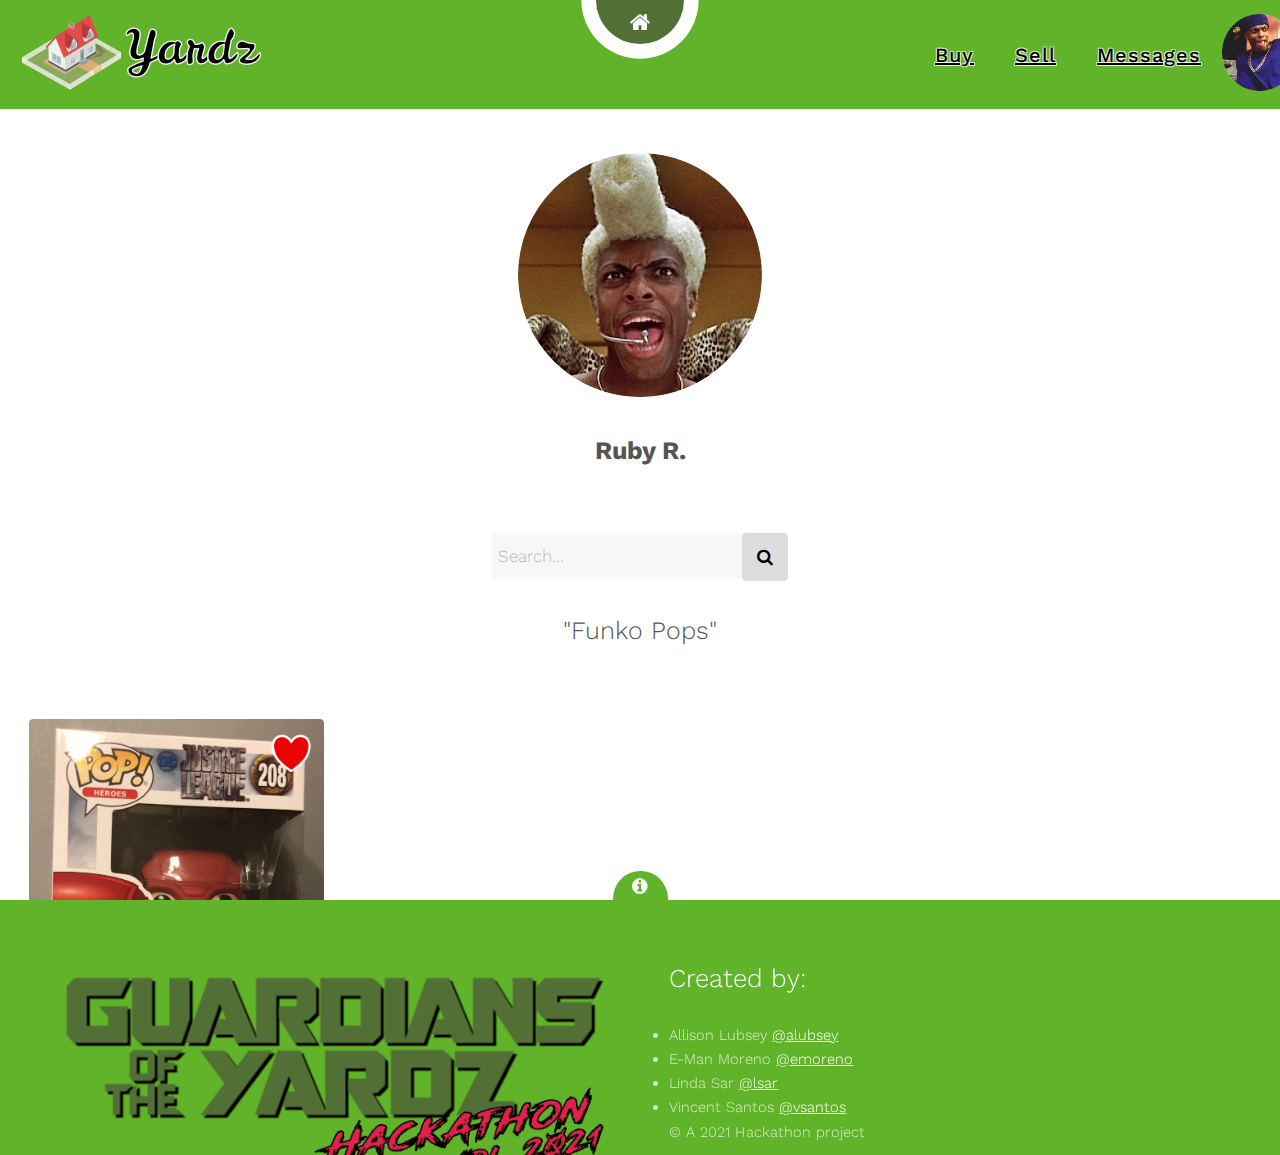
<file: results.html>
<!DOCTYPE HTML>
<!--
	Radius by TEMPLATED
	templated.co @templatedco
	Released for free under the Creative Commons Attribution 3.0 license (templated.co/license)
-->
<html>
	<head>
		<title>Yardz - Seller - Results</title>
		<meta charset="utf-8" />
		<meta name="viewport" content="width=device-width, initial-scale=1" />
		<link rel="stylesheet" href="assets/css/main.css" />
	</head>
	<body>
		
		<!--Main Menu-->
			<div class="main-nav">
				<ul class="nav">
					<li class="logo" ><a href="yardz.html"><img src="images/yardz_logo_b.png" alt="logo"></a></li>
				<li>
					<a href="#">Buy</a>
					<ul>
						<li><a href="latest_page.html">Latest</a></li>
						<li><a href="search_page.html">Search</a></li>
						<li><a href="favorites_page.html">Favs</a></li>
					</ul>
					</li>
				<li><a href="#">Sell</a></li>
				<li><a href="#">Messages</a></li>
				<li class="user"><a href="#"><img src="images/yardzl_users1.png" alt="user"></a></li>
				</ul>
			</div>

			<div class="spacer">
				&nbsp;
			</div>

		<!-- Header -->
			<header id="header" class="preview">
				<div class="inner">
					<div class="content">
						<h1>Radius</h1>
						<h2>A fully responsive masonry style portfolio template.</h2>
					</div>
					<a href="yardz.html" class="button hidden"><span>Let's Go</span></a>
				</div>
			</header>

		<!-- Main -->
			<div id="preview">
				<div class="inner">
					<div >
						<img src="images/yardz_users4.png" alt="Seller 1" class="profile-image">
						<h3>Ruby R.</h3>
					</div>
					<div class="search-container">
						<input type="text" class="searchTerm" placeholder="Search...">
      					<button type="submit" class="searchButton">
       					 <i class="fa fa-search"></i>
     					</button>
					</div>
					<div class="search-results">
						<h1>"Funko Pops"</h1>
					</div>
					
					<!-- <div class="spacer">
						&nbsp;
					</div> -->
					
				</div>
			</div>


			<div id="main">
				<div class="inner">
					<div class="columns">

						<!-- Column 1 (horizontal, vertical, horizontal, vertical) -->
							<div class="image fit">
								<a href="item_page.html"><img src="images/pic01.jpg" alt="" /></a>
							</div>
							
						<!-- Column 2 (vertical, horizontal, vertical, horizontal) -->

						<!-- Column 3 (horizontal, vertical, horizontal, vertical) -->


						<!-- Column 4 (vertical, horizontal, vertical, horizontal) -->
							<!-- <div class="image fit">
								<a href="#"><img src="images/pic11.jpg" alt="" /></a>
							</div> -->

				</div>
			</div>

		<!-- Footer -->
			<footer id="footer">
				<a href="#" class="info fa fa-info-circle"><span>About</span></a>
				<div class="inner">
					<div class="content">
						<h3><img src="images/guardians_of_the_yardz_logo_a.png" alt="Guardians of the Yardz"></h3>
					</div>
					<div class="copyright">
						<h3>Created by:</h3>
           						
							<li>Allison Lubsey <a href="https://profilez.zappos.biz/users/alubsey">@alubsey</a></li>
                        			  	<li>E-Man Moreno <a href="https://profilez.zappos.biz/users/emoreno">@emoreno</a></li>
                          				<li>Linda Sar <a href="https://profilez.zappos.biz/users/lsar">@lsar</a></li> 
                            				<li>Vincent Santos <a href="https://profilez.zappos.biz/users/vsantos">@vsantos</a></li>
						</ul>
						
						<p> &copy; A 2021 Hackathon project </p>
					</div>
				</div>
			</footer>

		<!-- Scripts -->
			<script src="assets/js/jquery.min.js"></script>
			<script src="assets/js/skel.min.js"></script>
			<script src="assets/js/util.js"></script>
			<script src="assets/js/main.js"></script>

	</body>
</html>
</file>
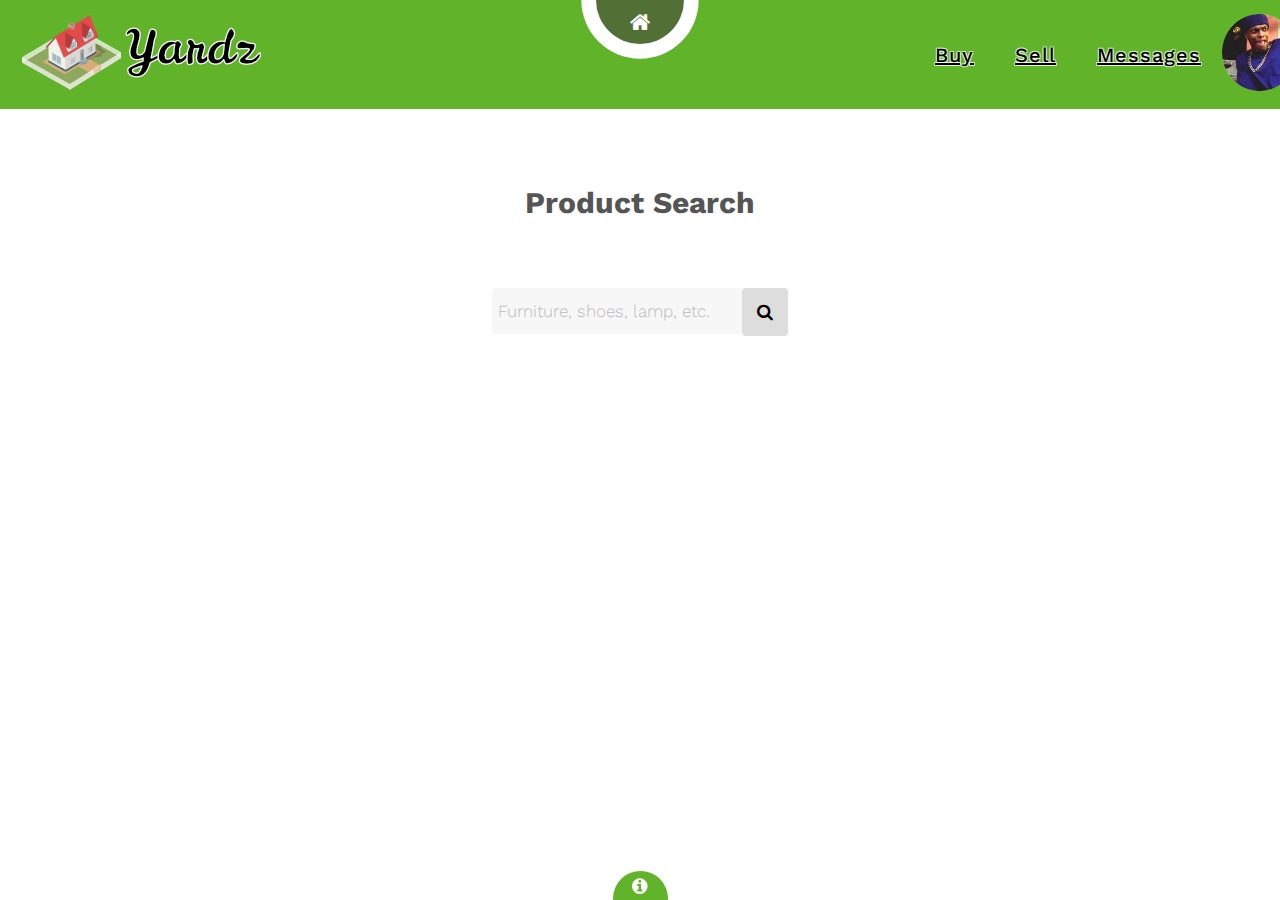
<file: search_page.html>
<!DOCTYPE HTML>
<!--
	Radius by TEMPLATED
	templated.co @templatedco
	Released for free under the Creative Commons Attribution 3.0 license (templated.co/license)
-->
<html>
	<head>
		<title>Yardz - Search </title>
		<meta charset="utf-8" />
		<meta name="viewport" content="width=device-width, initial-scale=1" />
		<link rel="stylesheet" href="assets/css/main.css" />
	</head>
	<body>
		
		<!--Main Menu-->
			<div class="main-nav">
				<ul class="nav">
					<li class="logo" ><a href="yardz.html"><img src="images/yardz_logo_b.png" alt="logo"></a></li>
				<li>
					<a href="#">Buy</a>
					<ul>
						<li><a href="latest_page.html">Latest</a></li>
						<li><a href="search_page.html">Search</a></li>
						<li><a href="favorites_page.html">Favs</a></li>
					</ul>
					</li>
				<li><a href="#">Sell</a></li>
				<li><a href="#">Messages</a></li>
				<li class="user"><a href="#"><img src="images/yardzl_users1.png" alt="user"></a></li>
				</ul>
			</div>

			<div class="spacer">
				&nbsp;
			</div>

		<!-- Header -->
			<header id="header" class="preview">
				<div class="inner">
					<div class="content">
						<h1>Yardz</h1>
						<h2>This is the product search page.</h2>
					</div>
					<a href="yardz.html" class="button hidden"><span>Let's Go</span></a>
				</div>
			</header>

		<!-- Main -->
		<div id="search">
			<div>
				<h1>Product Search</h1>
			</div>
			<div class="inner">
				<div class="search-container">
					<input type="text" class="searchTerm" placeholder="Furniture, shoes, lamp, etc.">
					  <a href="search_results.html"><button type="submit" class="searchButton">
						<i class="fa fa-search"></i>
					 </button></a>
				</div>
			</div>
		</div>

		<!-- Footer -->
		<footer id="footer">
			<a href="#" class="info fa fa-info-circle"><span>About</span></a>
			<div class="inner">
				<div class="content">
					<h3><img src="images/guardians_of_the_yardz_logo_a.png" alt="Guardians of the Yardz"></h3>
				</div>
				<div class="copyright">
					<h3>Created by:</h3>

						<li>Allison Lubsey <a href="https://profilez.zappos.biz/users/alubsey">@alubsey</a></li>
						<li>E-Man Moreno <a href="https://profilez.zappos.biz/users/emoreno">@emoreno</a></li>
						<li>Linda Sar <a href="https://profilez.zappos.biz/users/lsar">@lsar</a></li>
						<li>Vincent Santos <a href="https://profilez.zappos.biz/users/vsantos">@vsantos</a></li>
					</ul>

					<p> &copy; A 2021 Hackathon project </p>
				</div>
			</div>
		</footer>

		<!-- Scripts -->
			<script src="assets/js/jquery.min.js"></script>
			<script src="assets/js/skel.min.js"></script>
			<script src="assets/js/util.js"></script>
			<script src="assets/js/main.js"></script>

	</body>
</html>
</file>
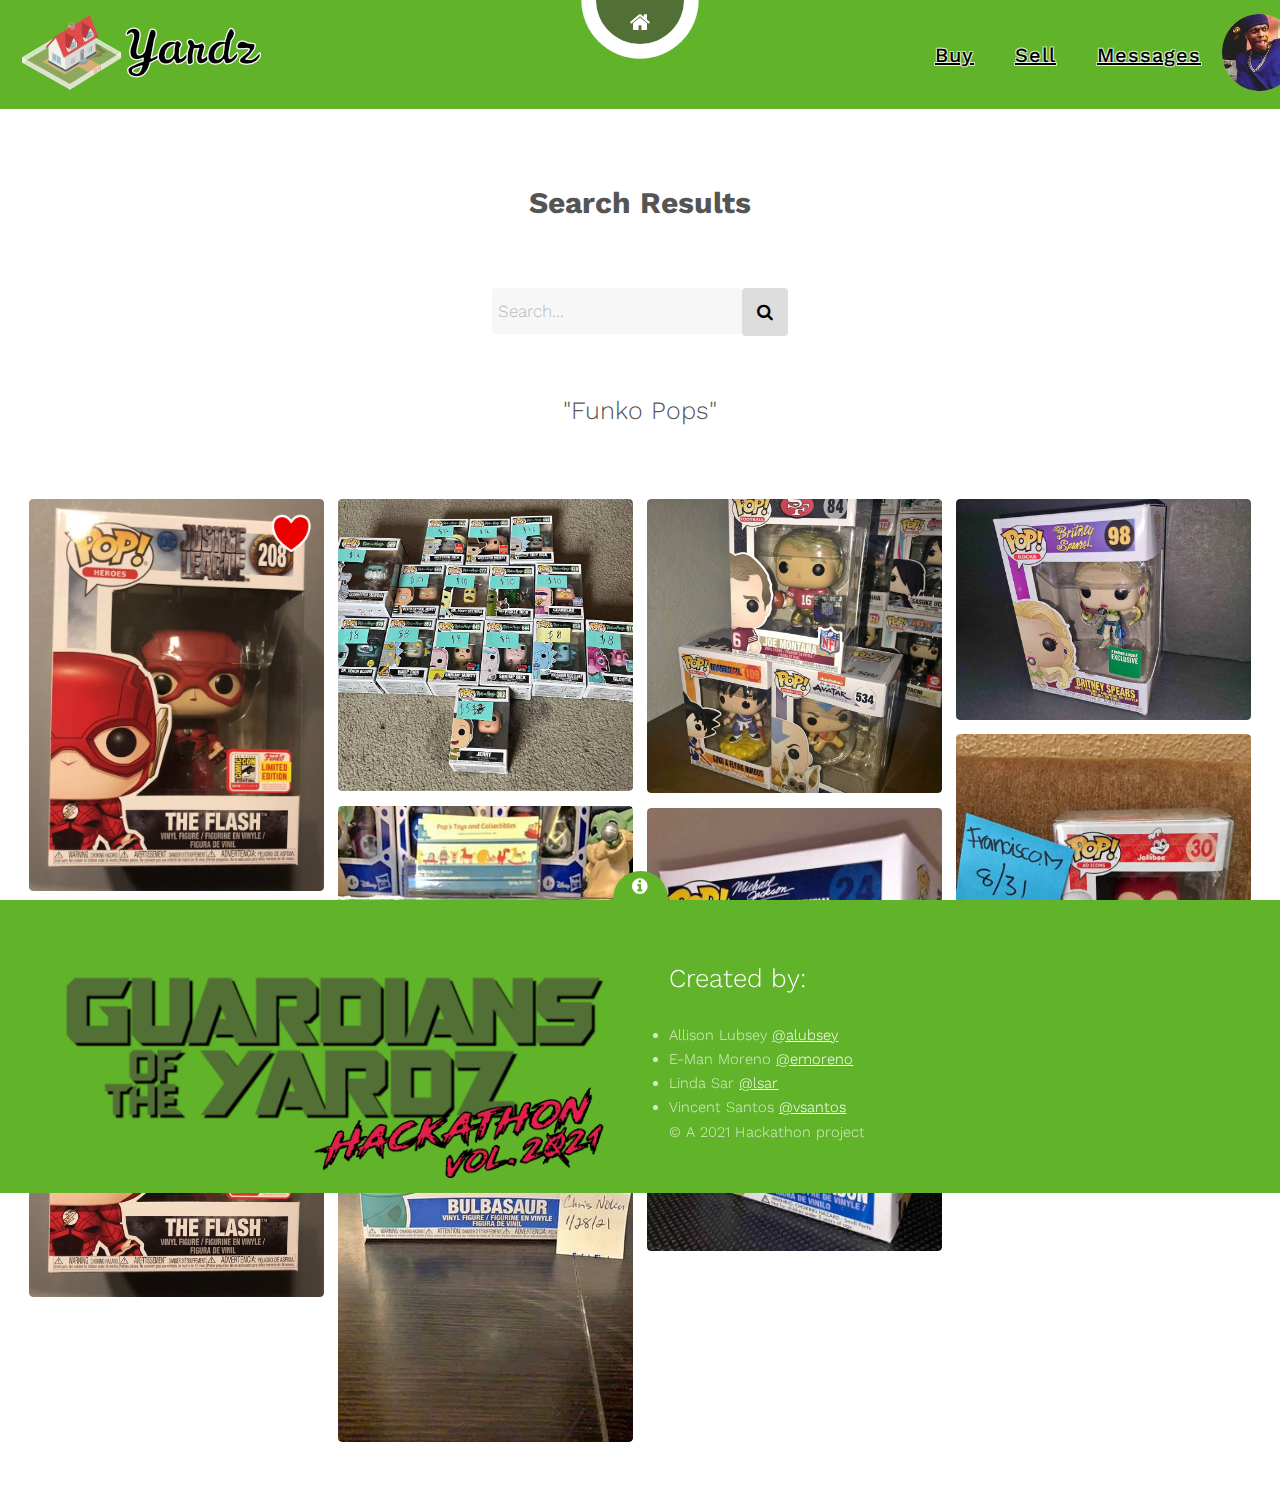
<file: search_results.html>
<!DOCTYPE HTML>
<!--
	Radius by TEMPLATED
	templated.co @templatedco
	Released for free under the Creative Commons Attribution 3.0 license (templated.co/license)
-->
<html>
	<head>
		<title>Yardz - Search Results</title>
		<meta charset="utf-8" />
		<meta name="viewport" content="width=device-width, initial-scale=1" />
		<link rel="stylesheet" href="assets/css/main.css" />
	</head>
	<body>
		
		<!--Main Menu-->
			<div class="main-nav">
				<ul class="nav">
					<li class="logo" ><a href="yardz.html"><img src="images/yardz_logo_b.png" alt="logo"></a></li>
				<li>
					<a href="#">Buy</a>
					<ul>
						<li><a href="latest_page.html">Latest</a></li>
						<li><a href="search_page.html">Search</a></li>
						<li><a href="favorites_page.html">Favs</a></li>
					</ul>
					</li>
				<li><a href="#">Sell</a></li>
				<li><a href="#">Messages</a></li>
				<li class="user"><a href="#"><img src="images/yardzl_users1.png" alt="user"></a></li>
				</ul>
			</div>

			<div class="spacer">
				&nbsp;
			</div>

	   	     <!-- Header -->
			<header id="header" class="preview">
				<div class="inner">
					<div class="content">
						<h1>Yardz</h1>
						<h2>What're you looking for?<br />
						This is the search results page.</h2>
					</div>
					<a href="yardz.html" class="button hidden"><span>Thank you.</span></a>
				</div>
			</header>


		<!-- Main -->

			<div id="search">
				<div>
					<h1>Search Results</h1>
				</div>
				<div class="inner">
					<div class="search-container">
						<input type="text" class="searchTerm" placeholder="Search...">
						  <a href="search_results.html"><button type="submit" class="searchButton">
							<i class="fa fa-search"></i>
						 </button></a>
					</div>
					<div class="search-results">
						<h1>"Funko Pops"</h1>
					</div>
					
					<!-- <div class="spacer">
						&nbsp;
					</div>
					 -->
				</div>
			</div>


			<div id="main">
				<div class="inner">
					<div class="columns">

						<!-- Column 1 (horizontal, vertical, horizontal, vertical) -->
							<div class="image fit">
								<a href="item_page.html"><img src="images/pic01.jpg" alt="" /></a>
							</div>
							<div class="image fit">
								<a href="#"><img src="images/pic02.jpg" alt="" /></a>
							</div>
							

						<!-- Column 2 (vertical, horizontal, vertical, horizontal) -->
							<div class="image fit">
								<a href="#"><img src="images/pic06.jpg" alt="" /></a>
							</div>
							
							<div class="image fit">
								<a href="#"><img src="images/pic07.jpg" alt="" /></a>
							</div>

						<!-- Column 3 (horizontal, vertical, horizontal, vertical) -->
							
							<div class="image fit">
								<a href="#"><img src="images/pic12.jpg" alt="" /></a>
							</div>
							<div class="image fit">
								<a href="#"><img src="images/pic11.jpg" alt="" /></a>
							</div>
							<div class="image fit">
								<a href="#"><img src="images/pic10.jpg" alt="" /></a>
							</div>

						<!-- Column 4 (vertical, horizontal, vertical, horizontal) -->
							<div class="image fit">
								<a href="#"><img src="images/pic14.jpg" alt="" /></a>
							</div>
						
					</div>
				</div>
			</div>

		<!-- Footer -->
			<footer id="footer">
				<a href="#" class="info fa fa-info-circle"><span>About</span></a>
				<div class="inner">
					<div class="content">
						<h3><img src="images/guardians_of_the_yardz_logo_a.png" alt="Guardians of the Yardz"></h3>
					</div>
					<div class="copyright">
						<h3>Created by:</h3>
           						
							<li>Allison Lubsey <a href="https://profilez.zappos.biz/users/alubsey">@alubsey</a></li>
                        			  	<li>E-Man Moreno <a href="https://profilez.zappos.biz/users/emoreno">@emoreno</a></li>
                          				<li>Linda Sar <a href="https://profilez.zappos.biz/users/lsar">@lsar</a></li> 
                            				<li>Vincent Santos <a href="https://profilez.zappos.biz/users/vsantos">@vsantos</a></li>
						</ul>
						<p> &copy; A 2021 Hackathon project </p>
					</div>
				</div>
			</footer>

		<!-- Scripts -->
			<script src="assets/js/jquery.min.js"></script>
			<script src="assets/js/skel.min.js"></script>
			<script src="assets/js/util.js"></script>
			<script src="assets/js/main.js"></script>

	</body>
</html>
</file>
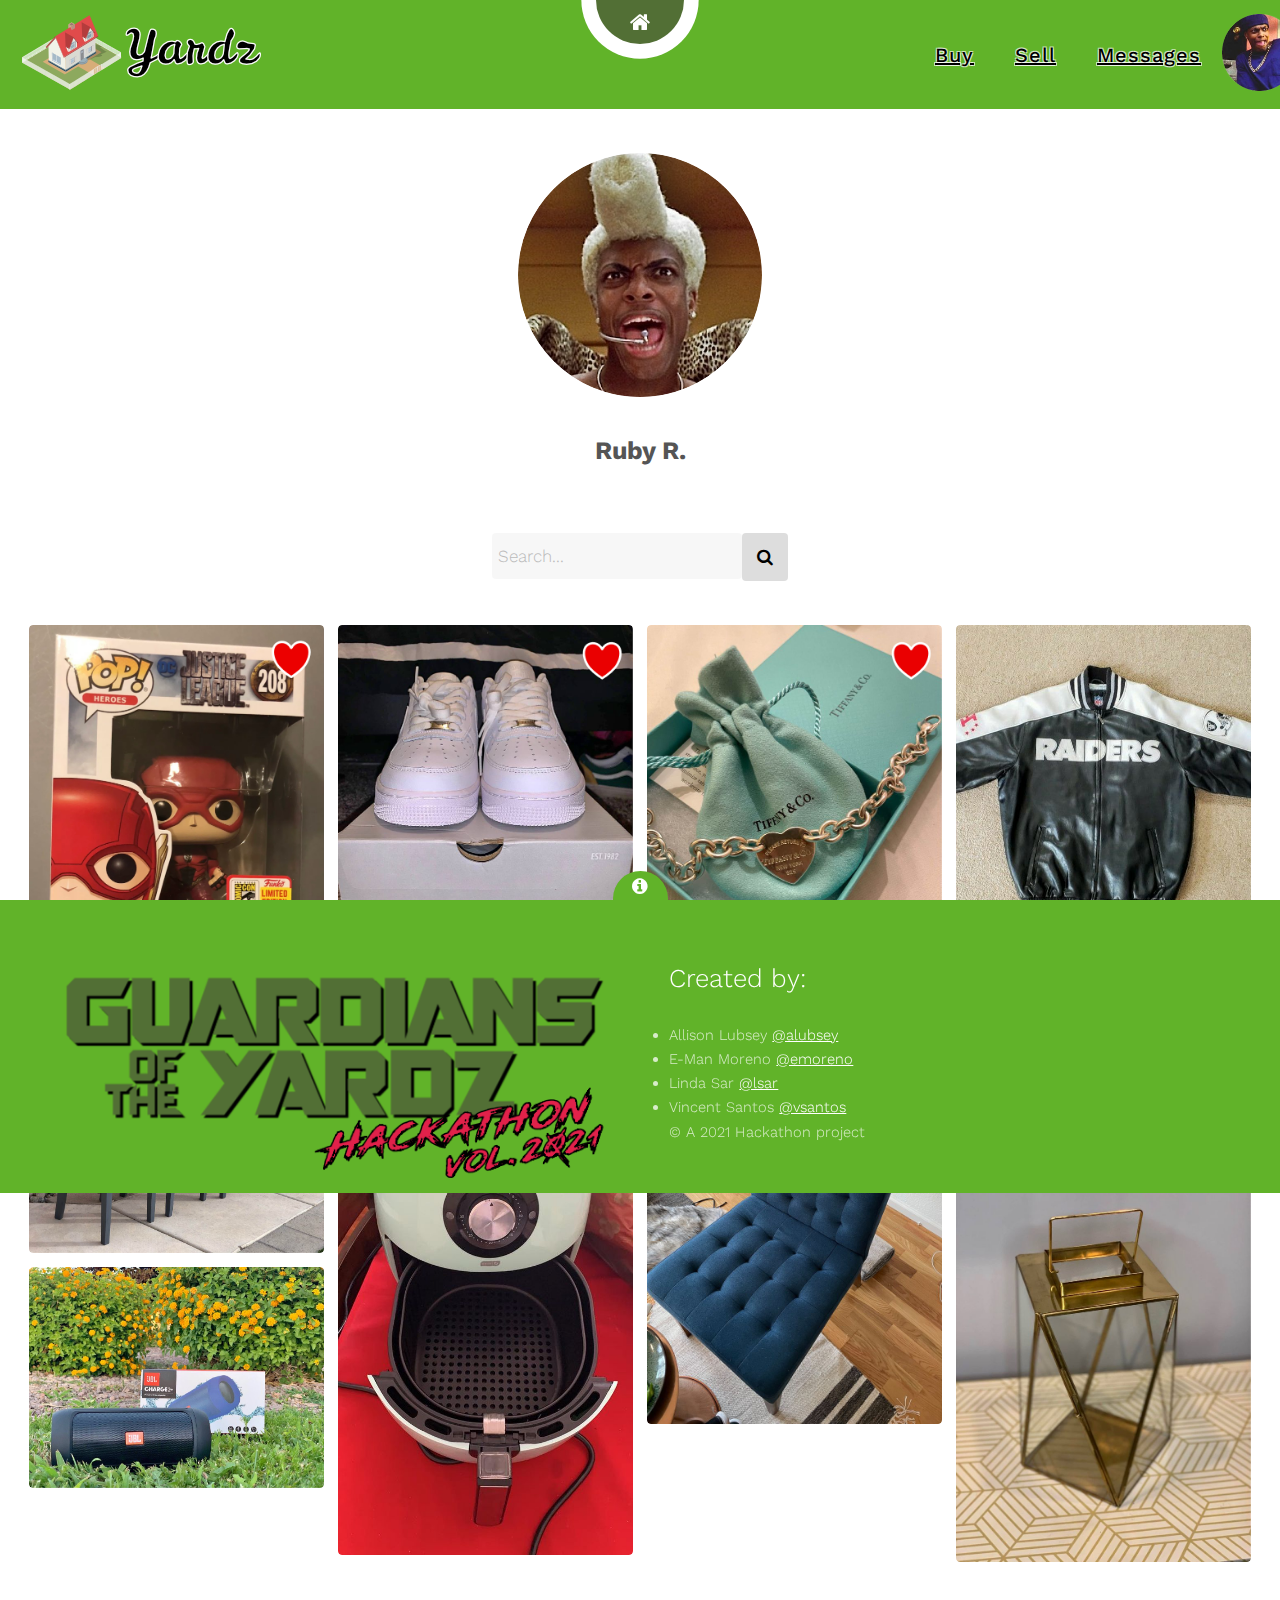
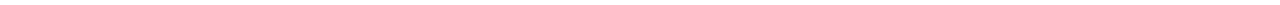
<file: seller_page.html>
<!DOCTYPE HTML>
<!--
	Radius by TEMPLATED
	templated.co @templatedco
	Released for free under the Creative Commons Attribution 3.0 license (templated.co/license)
-->
<html>
	<head>
		<title>Yardz - Seller</title>
		<meta charset="utf-8" />
		<meta name="viewport" content="width=device-width, initial-scale=1" />
		<link rel="stylesheet" href="assets/css/main.css" />
	</head>
	<body>

		<!--Main Menu-->
			<div class="main-nav">
				<ul class="nav">
					<li class="logo" ><a href="yardz.html"><img src="images/yardz_logo_b.png" alt="logo"></a></li>
				<li>
					<a href="#">Buy</a>
					<ul>
						<li><a href="latest_page.html">Latest</a></li>
						<li><a href="search_page.html">Search</a></li>
						<li><a href="favorites_page.html">Favs</a></li>
					</ul>
					</li>
				<li><a href="#">Sell</a></li>
				<li><a href="#">Messages</a></li>
				<li class="user"><a href="#"><img src="images/yardzl_users1.png" alt="user"></a></li>
				</ul>
			</div>

			<div class="spacer">
				&nbsp;
			</div>

		<!-- Header -->
			<header id="header" class="preview">
				<div class="inner">
					<div class="content">
						<h1>Yardz</h1>
						<h2>This is the seller page.</h2>
					</div>
					<a href="yardz.html" class="button hidden"><span>Let's Go</span></a>
				</div>
			</header>

		<!-- Main -->
			<div id="preview">
				<div class="inner">
					<div >
						<img src="images/yardz_users4.png" alt="Seller 1" class="profile-image">
						<h3>Ruby R.</h3>
					</div>

					<div class="search-container">
						<input type="text" class="searchTerm" placeholder="Search...">
      					<a href="results.html"><button type="submit" class="searchButton">
       					 <i class="fa fa-search"></i>
     					</button></a>
					</div>

					<!-- <div class="spacer">
						&nbsp;
					</div> -->

				</div>
			</div>

			<div id="main">
				<div class="inner">
					<div class="columns">

						<!-- Column 1 (horizontal, vertical, horizontal, vertical) -->
							<div class="image fit">
								<a href="item_page.html"><img src="images/pic01.jpg" alt="" /></a>
							</div>
							<!-- <div class="image fit">
								<a href="item_page2.html"><img src="images/airforce-ones-1.jpg" alt="" /></a>
							</div> -->
							<div class="image fit">
								<a href="detail1.html"><img src="images/pic03.jpg" alt="" /></a>
							</div>
							<!-- <div class="image fit">
								<a href="detail1.html"><img src="images/pic04.jpg" alt="" /></a>
							</div> -->

						<!-- Column 2 (vertical, horizontal, vertical, horizontal) -->
							<div class="image fit">
								<a href="detail1.html"><img src="images/bluetooth-speaker-40.jpg" alt="" /></a>
							</div>
							<div class="image fit">
								<a href="item_page2.html"><img src="images/airforce-ones-1.jpg" alt="" /></a>
							</div>
							<!-- <div class="image fit">
								<a href="detail1.html"><img src="images/pic08.jpg" alt="" /></a>
							</div> -->
							<div class="image fit">
								<a href="detail1.html"><img src="images/airfryer-dash-3.jpg" alt="" /></a>
							</div>

						<!-- Column 3 (horizontal, vertical, horizontal, vertical) -->
							<div class="image fit">
								<a href="detail1.html"><img src="images/pic05.jpg" alt="" /></a>
							</div>
							<!-- <div class="image fit">
								<a href="detail1.html"><img src="images/indoor-plant-2.jpg" alt="" /></a>
							</div>
							<div class="image fit">
								<a href="detail1.html"><img src="images/pic11.jpg" alt="" /></a>
							</div> -->
							<!-- <div class="image fit">
								<a href="detail1.html"><img src="images/airfryer-dash-2.jpg" alt="" /></a>
							</div> -->

						<!-- Column 4 (vertical, horizontal, vertical, horizontal) -->
							<div class="image fit">
								<a href="detail1.html"><img src="images/chair-blue-velvet.jpg" alt="" /></a>
							</div>
							<div class="image fit">
								<a href="detail1.html"><img src="images/raiders1.jpg" alt="" /></a>
							</div>
							<div class="image fit">
								<a href="detail1.html"><img src="images/pic15.jpg" alt="" /></a>
							</div>
							<div class="image fit">
								<a href="detail1.html"><img src="images/lantern-20.jpg" alt="" /></a>
							</div>

					</div>
				</div>
			</div>

		<!-- Footer -->
			<footer id="footer">
				<a href="#" class="info fa fa-info-circle"><span>About</span></a>
				<div class="inner">
					<div class="content">
						<h3><img src="images/guardians_of_the_yardz_logo_a.png" alt="Guardians of the Yardz"></h3>
					</div>
					<div class="copyright">
						<h3>Created by:</h3>

							<li>Allison Lubsey <a href="https://profilez.zappos.biz/users/alubsey">@alubsey</a></li>
                        			  	<li>E-Man Moreno <a href="https://profilez.zappos.biz/users/emoreno">@emoreno</a></li>
                          				<li>Linda Sar <a href="https://profilez.zappos.biz/users/lsar">@lsar</a></li>
                            				<li>Vincent Santos <a href="https://profilez.zappos.biz/users/vsantos">@vsantos</a></li>
						</ul>

						<p> &copy; A 2021 Hackathon project </p>
					</div>
				</div>
			</footer>

		<!-- Scripts -->
			<script src="assets/js/jquery.min.js"></script>
			<script src="assets/js/skel.min.js"></script>
			<script src="assets/js/util.js"></script>
			<script src="assets/js/main.js"></script>

	</body>
</html>
</file>
<file: assets/css/main.css>
@import url(font-awesome.min.css);
@import url(https://fonts.googleapis.com/css?family=Pattaya|Work+Sans:400,200,300);

/*
	Radius by TEMPLATED
	templated.co @templatedco
	Released for free under the Creative Commons Attribution 3.0 license (templated.co/license)
*/

/* Reset */

	html, body, div, span, applet, object, iframe, h1, h2, h3, h4, h5, h6, p, blockquote, pre, a, abbr, acronym, address, big, cite, code, del, dfn, em, img, ins, kbd, q, s, samp, small, strike, strong, sub, sup, tt, var, b, u, i, center, dl, dt, dd, ol, ul, li, fieldset, form, label, legend, table, caption, tbody, tfoot, thead, tr, th, td, article, aside, canvas, details, embed, figure, figcaption, footer, header, hgroup, menu, nav, output, ruby, section, summary, time, mark, audio, video {
		margin: 0;
		padding: 0;
		border: 0;
		font-size: 100%;
		font: inherit;
		vertical-align: baseline;
	}

	article, aside, details, figcaption, figure, footer, header, hgroup, menu, nav, section {
		display: block;
	}

	body {
		line-height: 1;
	}

	ol, ul {
		list-style: none;
	}

	blockquote, q {
		quotes: none;
	}

	blockquote:before, blockquote:after, q:before, q:after {
		content: '';
		content: none;
	}

	table {
		border-collapse: collapse;
		border-spacing: 0;
	}

	body {
		-webkit-text-size-adjust: none;
	}

/* Box Model */

	*, *:before, *:after {
		-moz-box-sizing: border-box;
		-webkit-box-sizing: border-box;
		box-sizing: border-box;
	}

/* Basic */

	@-ms-viewport {
		width: device-width;
	}

	@media screen and (max-width: 480px) {

		html, body {
			min-width: 320px;
		}

	}

	body {
		background: #fff;
	}

		body.is-loading *, body.is-loading *:before, body.is-loading *:after {
			-moz-animation: none !important;
			-webkit-animation: none !important;
			-ms-animation: none !important;
			animation: none !important;
			-moz-transition: none !important;
			-webkit-transition: none !important;
			-ms-transition: none !important;
			transition: none !important;
		}

/* Type */

	body {
		background-color: #fff;
		color: #444;
	}

	body, input, select, textarea {
		font-family: "Work Sans", sans-serif;
		font-size: 13pt;
		font-weight: 300;
		line-height: 1.65;
	}

		@media screen and (max-width: 1680px) {

			body, input, select, textarea {
				font-size: 11pt;
			}

		}

		@media screen and (max-width: 1280px) {

			body, input, select, textarea {
				font-size: 11pt;
			}

		}

		@media screen and (max-width: 980px) {

			body, input, select, textarea {
				font-size: 12pt;
			}

		}

		@media screen and (max-width: 736px) {

			body, input, select, textarea {
				font-size: 12pt;
			}

		}

		@media screen and (max-width: 480px) {

			body, input, select, textarea {
				font-size: 12pt;
			}

		}

	a {
		text-decoration: underline;
		outline: 0;
	}

		a:hover {
			text-decoration: none;
		}

	strong, b {
		font-weight: 300;
	}

	em, i {
		font-style: italic;
	}

	p {
		margin: 0 0 2em 0;
	}

	h1, h2, h3, h4, h5, h6 {
		font-weight: 300;
		line-height: 1.5;
		margin: 0 0 1em 0;
	}

		h1 a, h2 a, h3 a, h4 a, h5 a, h6 a {
			color: inherit;
			text-decoration: none;
		}

	h2 {
		font-size: 1.75em;
	}

	h3 {
		font-size: 1.35em;
	}

	h4 {
		font-size: 1.1em;
	}

	h5 {
		font-size: 0.9em;
	}

	h6 {
		font-size: 0.7em;
	}

	sub {
		font-size: 0.8em;
		position: relative;
		top: 0.5em;
	}

	sup {
		font-size: 0.8em;
		position: relative;
		top: -0.5em;
	}

	blockquote {
		border-left: solid 4px;
		font-style: italic;
		margin: 0 0 2em 0;
		padding: 0.5em 0 0.5em 2em;
	}

	code {
		border-radius: 4px;
		border: solid 1px;
		font-family: "Courier New", monospace;
		font-size: 0.9em;
		margin: 0 0.25em;
		padding: 0.25em 0.65em;
	}

	pre {
		-webkit-overflow-scrolling: touch;
		font-family: "Courier New", monospace;
		font-size: 0.9em;
		margin: 0 0 2em 0;
	}

		pre code {
			display: block;
			line-height: 1.75;
			padding: 1em 1.5em;
			overflow-x: auto;
		}

	hr {
		border: 0;
		border-bottom: solid 1px;
		margin: 2em 0;
	}

		hr.major {
			margin: 3em 0;
		}

	.align-left {
		text-align: left;
	}

	.align-center {
		text-align: center;
	}

	.align-right {
		text-align: right;
	}

	input, select, textarea {
		color: #555;
	}

	a {
		color: black;
	}

	strong, b {
		color: #555;
	}

	h1, h2, h3, h4, h5, h6 {
		color: #555;
	}

	blockquote {
		border-left-color: rgba(144, 144, 144, 0.25);
	}

	code {
		background: rgba(144, 144, 144, 0.075);
		border-color: rgba(144, 144, 144, 0.25);
	}

	hr {
		border-bottom-color: rgba(144, 144, 144, 0.25);
	}

/* Box */

	.box {
		border-radius: 4px;
		border: solid 1px;
		margin-bottom: 2em;
		padding: 1.5em;
	}

		.box > :last-child,
		.box > :last-child > :last-child,
		.box > :last-child > :last-child > :last-child {
			margin-bottom: 0;
		}

		.box.alt {
			border: 0;
			border-radius: 0;
			padding: 0;
		}

	.box {
		border-color: rgba(144, 144, 144, 0.25);
	}

/* Button */

	input[type="submit"],
	input[type="reset"],
	input[type="button"],
	button,
	.button {
		-moz-appearance: none;
		-webkit-appearance: none;
		-ms-appearance: none;
		appearance: none;
		-moz-transition: background-color 0.2s ease-in-out, color 0.2s ease-in-out;
		-webkit-transition: background-color 0.2s ease-in-out, color 0.2s ease-in-out;
		-ms-transition: background-color 0.2s ease-in-out, color 0.2s ease-in-out;
		transition: background-color 0.2s ease-in-out, color 0.2s ease-in-out;
		border-radius: 4px;
		border: 0;
		cursor: pointer;
		display: inline-block;
		font-weight: 300;
		height: 2.85em;
		line-height: 2.95em;
		padding: 0 2.5em;
		text-align: center;
		text-decoration: none;
		white-space: nowrap;
	}

		input[type="submit"].icon,
		input[type="reset"].icon,
		input[type="button"].icon,
		button.icon,
		.button.icon {
			padding-left: 1.35em;
		}

			input[type="submit"].icon:before,
			input[type="reset"].icon:before,
			input[type="button"].icon:before,
			button.icon:before,
			.button.icon:before {
				margin-right: 0.5em;
			}

		input[type="submit"].alt,
		input[type="reset"].alt,
		input[type="button"].alt,
		button.alt,
		.button.alt {
			background: #FFF;
			color: #e74c3c;
		}

		input[type="submit"].fit,
		input[type="reset"].fit,
		input[type="button"].fit,
		button.fit,
		.button.fit {
			display: block;
			margin: 0 0 1em 0;
			width: 100%;
		}

		input[type="submit"].small,
		input[type="reset"].small,
		input[type="button"].small,
		button.small,
		.button.small {
			font-size: 0.8em;
		}

		input[type="submit"].big,
		input[type="reset"].big,
		input[type="button"].big,
		button.big,
		.button.big {
			font-size: 1.35em;
		}

		input[type="submit"].disabled, input[type="submit"]:disabled,
		input[type="reset"].disabled,
		input[type="reset"]:disabled,
		input[type="button"].disabled,
		input[type="button"]:disabled,
		button.disabled,
		button:disabled,
		.button.disabled,
		.button:disabled {
			-moz-pointer-events: none;
			-webkit-pointer-events: none;
			-ms-pointer-events: none;
			pointer-events: none;
			opacity: 0.25;
		}

		@media screen and (max-width: 480px) {

			input[type="submit"],
			input[type="reset"],
			input[type="button"],
			button,
			.button {
				padding: 0;
			}

		}

/* Form */

	form {
		margin: 0 0 2em 0;
	}

	label {
		display: block;
		font-size: 0.9em;
		font-weight: 300;
		margin: 0 0 1em 0;
	}

	input[type="text"],
	input[type="password"],
	input[type="email"],
	select,
	textarea {
		-moz-appearance: none;
		-webkit-appearance: none;
		-ms-appearance: none;
		appearance: none;
		border-radius: 4px;
		border: none;
		border: solid 1px;
		color: inherit;
		display: block;
		outline: 0;
		padding: 0 1em;
		text-decoration: none;
		width: 100%;
	}

		input[type="text"]:invalid,
		input[type="password"]:invalid,
		input[type="email"]:invalid,
		select:invalid,
		textarea:invalid {
			box-shadow: none;
		}

	.select-wrapper {
		text-decoration: none;
		display: block;
		position: relative;
	}

		.select-wrapper:before {
			-moz-osx-font-smoothing: grayscale;
			-webkit-font-smoothing: antialiased;
			font-family: FontAwesome;
			font-style: normal;
			font-weight: normal;
			text-transform: none !important;
		}

		.select-wrapper:before {
			content: '\f078';
			display: block;
			height: 2.75em;
			line-height: 2.75em;
			pointer-events: none;
			position: absolute;
			right: 0;
			text-align: center;
			top: 0;
			width: 2.75em;
		}

		.select-wrapper select::-ms-expand {
			display: none;
		}

	input[type="text"],
	input[type="password"],
	input[type="email"],
	select {
		height: 2.75em;
	}

	textarea {
		padding: 0.75em 1em;
	}

	input[type="checkbox"],
	input[type="radio"] {
		-moz-appearance: none;
		-webkit-appearance: none;
		-ms-appearance: none;
		appearance: none;
		display: block;
		float: left;
		margin-right: -2em;
		opacity: 0;
		width: 1em;
		z-index: -1;
	}

		input[type="checkbox"] + label,
		input[type="radio"] + label {
			text-decoration: none;
			cursor: pointer;
			display: inline-block;
			font-size: 1em;
			font-weight: 300;
			padding-left: 2.4em;
			padding-right: 0.75em;
			position: relative;
		}

			input[type="checkbox"] + label:before,
			input[type="radio"] + label:before {
				-moz-osx-font-smoothing: grayscale;
				-webkit-font-smoothing: antialiased;
				font-family: FontAwesome;
				font-style: normal;
				font-weight: normal;
				text-transform: none !important;
			}

			input[type="checkbox"] + label:before,
			input[type="radio"] + label:before {
				border-radius: 4px;
				border: solid 1px;
				content: '';
				display: inline-block;
				height: 1.65em;
				left: 0;
				line-height: 1.58125em;
				position: absolute;
				text-align: center;
				top: 0;
				width: 1.65em;
			}

		input[type="checkbox"]:checked + label:before,
		input[type="radio"]:checked + label:before {
			content: '\f00c';
		}

	input[type="checkbox"] + label:before {
		border-radius: 4px;
	}

	input[type="radio"] + label:before {
		border-radius: 100%;
	}

	::-webkit-input-placeholder {
		opacity: 1.0;
	}

	:-moz-placeholder {
		opacity: 1.0;
	}

	::-moz-placeholder {
		opacity: 1.0;
	}

	:-ms-input-placeholder {
		opacity: 1.0;
	}

	.formerize-placeholder {
		opacity: 1.0;
	}

	label {
		color: #555;
	}

	input[type="text"],
	input[type="password"],
	input[type="email"],
	select,
	textarea {
		background: rgba(144, 144, 144, 0.075);
		border-color: rgba(144, 144, 144, 0.25);
	}

		input[type="text"]:focus,
		input[type="password"]:focus,
		input[type="email"]:focus,
		select:focus,
		textarea:focus {
			border-color: #e74c3c;
			box-shadow: 0 0 0 1px #e74c3c;
		}

	.select-wrapper:before {
		color: rgba(144, 144, 144, 0.25);
	}

	input[type="checkbox"] + label,
	input[type="radio"] + label {
		color: #444;
	}

		input[type="checkbox"] + label:before,
		input[type="radio"] + label:before {
			background: rgba(144, 144, 144, 0.075);
			border-color: rgba(144, 144, 144, 0.25);
		}

	input[type="checkbox"]:checked + label:before,
	input[type="radio"]:checked + label:before {
		background-color: #e74c3c;
		border-color: #e74c3c;
		color: #ffffff;
	}

	input[type="checkbox"]:focus + label:before,
	input[type="radio"]:focus + label:before {
		border-color: #e74c3c;
		box-shadow: 0 0 0 1px #e74c3c;
	}

	::-webkit-input-placeholder {
		color: #bbb !important;
	}

	:-moz-placeholder {
		color: #bbb !important;
	}

	::-moz-placeholder {
		color: #bbb !important;
	}

	:-ms-input-placeholder {
		color: #bbb !important;
	}

	.formerize-placeholder {
		color: #bbb !important;
	}

/* Icon */

	.icon {
		text-decoration: none;
		border-bottom: none;
		position: relative;
	}

		.icon:before {
			-moz-osx-font-smoothing: grayscale;
			-webkit-font-smoothing: antialiased;
			font-family: FontAwesome;
			font-style: normal;
			font-weight: normal;
			text-transform: none !important;
		}

		.icon > .label {
			display: none;
		}

/* Image */

	.image {
		border-radius: 4px;
		border: 0;
		display: inline-block;
		position: relative;
	}

		.image img {
			border-radius: 4px;
			display: block;
		}

		.image.left, .image.right {
			max-width: 40%;
		}

			.image.left img, .image.right img {
				width: 100%;
			}

		.image.left {
			float: left;
			margin: 0 1.5em 1em 0;
			top: 0.25em;
		}

		.image.right {
			float: right;
			margin: 0 0 1em 1.5em;
			top: 0.25em;
		}

		.image.fit {
			display: block;
			margin: 0 0 2em 0;
			width: 100%;
		}

			.image.fit img {
				width: 100%;
			}

		.image.main {
			display: block;
			margin: 0 0 3em 0;
			width: 100%;
		}

			.image.main img {
				width: 100%;
			}

/* List */

	ol {
		list-style: decimal;
		margin: 0 0 2em 0;
		padding-left: 1.25em;
	}

		ol li {
			padding-left: 0.25em;
		}

	ul {
		list-style: disc;
		margin: 0 0 2em 0;
		padding-left: 1em;
	}

		ul li {
			padding-left: 0.5em;
		}

		ul.alt {
			list-style: none;
			padding-left: 0;
		}

			ul.alt li {
				border-top: solid 1px;
				padding: 0.5em 0;
			}

				ul.alt li:first-child {
					border-top: 0;
					padding-top: 0;
				}

		ul.icons {
			cursor: default;
			list-style: none;
			padding-left: 0;
		}

			ul.icons li {
				display: inline-block;
				padding: 0 1em 0 0;
			}

				ul.icons li:last-child {
					padding-right: 0;
				}

				ul.icons li .icon:before {
					font-size: 2em;
				}

		ul.actions {
			cursor: default;
			list-style: none;
			padding-left: 0;
		}

			ul.actions li {
				display: inline-block;
				padding: 0 1em 0 0;
				vertical-align: middle;
			}

				ul.actions li:last-child {
					padding-right: 0;
				}

			ul.actions.small li {
				padding: 0 0.5em 0 0;
			}

			ul.actions.vertical li {
				display: block;
				padding: 1em 0 0 0;
			}

				ul.actions.vertical li:first-child {
					padding-top: 0;
				}

				ul.actions.vertical li > * {
					margin-bottom: 0;
				}

			ul.actions.vertical.small li {
				padding: 0.5em 0 0 0;
			}

				ul.actions.vertical.small li:first-child {
					padding-top: 0;
				}

			ul.actions.fit {
				display: table;
				margin-left: -1em;
				padding: 0;
				table-layout: fixed;
				width: calc(100% + 1em);
			}

				ul.actions.fit li {
					display: table-cell;
					padding: 0 0 0 1em;
				}

					ul.actions.fit li > * {
						margin-bottom: 0;
					}

				ul.actions.fit.small {
					margin-left: -0.5em;
					width: calc(100% + 0.5em);
				}

					ul.actions.fit.small li {
						padding: 0 0 0 0.5em;
					}

			@media screen and (max-width: 480px) {

				ul.actions {
					margin: 0 0 2em 0;
				}

					ul.actions li {
						padding: 1em 0 0 0;
						display: block;
						text-align: center;
						width: 100%;
					}

						ul.actions li:first-child {
							padding-top: 0;
						}

						ul.actions li > * {
							width: 100%;
							margin: 0 !important;
						}

							ul.actions li > *.icon:before {
								margin-left: -2em;
							}

					ul.actions.small li {
						padding: 0.5em 0 0 0;
					}

						ul.actions.small li:first-child {
							padding-top: 0;
						}

			}

	dl {
		margin: 0 0 2em 0;
	}

		dl dt {
			display: block;
			font-weight: 300;
			margin: 0 0 1em 0;
		}

		dl dd {
			margin-left: 2em;
		}

	ul.alt li {
		border-top-color: rgba(144, 144, 144, 0.25);
	}

/* Columns */

	.columns {
		position: relative;
		-moz-column-count: 4;
		-webkit-column-count: 4;
		column-count: 4;
		-moz-column-gap: 1em;
		-webkit-column-gap: 1em;
		column-gap: 1em;
	}

		.columns .image {
			position: relative;
			display: inline-block;
			margin: 0 0 .5em;
			width: 100%;
			overflow: hidden;
		}

			.columns .image img {
				-moz-transition: -moz-transform 0.2s ease-in-out;
				-webkit-transition: -webkit-transform 0.2s ease-in-out;
				-ms-transition: -ms-transform 0.2s ease-in-out;
				transition: transform 0.2s ease-in-out;
				-webkit-backface-visibility: hidden;
				-webkit-transform: translate3D(0, 0, 0);
			}

			.columns .image:hover img {
				-moz-transform: scale(1.1);
				-webkit-transform: scale(1.1);
				-ms-transform: scale(1.1);
				transform: scale(1.1);
			}

		@media screen and (max-width: 736px) {

			.columns {
				-moz-column-count: 2;
				-webkit-column-count: 2;
				column-count: 2;
			}

		}

		@media screen and (max-width: 480px) {

			.columns {
				-moz-column-count: 1;
				-webkit-column-count: 1;
				column-count: 1;
			}

		}

/* Preview */

	#preview {
		position: relative;
		padding: 1em;
	}

		#preview .inner {
			max-width: 70em;
			width: 50%;
			margin: 0 auto;
		}

		#preview .image {
			margin: 0;
		}

		#preview .inner .profile-image {
			margin-left: auto;
			margin-right: auto;
			display: block;
			margin-top: auto;
			width: 250px;
			height: 250px;
			border-radius: 50%;
			border: 3px solid white;
			transition: all .5s;
		  }
		#preview .inner .profile-image:hover {
			transform: scale(1.2) rotate(365deg);
		  }

		#preview .inner h3 {
			padding-top: 1.3em;
			text-align: center;
			font-weight: 700;
			font-size: 25px;
		  }

		 #preview.vertical_item .inner {
			display: -ms-flexbox;
			display: -moz-flex;
			display: -webkit-flex;
			display: -ms-flex;
			display: flex;
		}

			#preview.vertical_item .inner .image {
				-ms-flex: 1 1 calc(100% - 50px);
				flex: 1 1 calc(100% - 50px);
				max-width: 100%;
				width: 50%;
			}

			#preview.vertical_item .inner .content {
				-ms-flex: 1 1 calc(100% - 50px);
				flex: 1 1 calc(100% - 50px);
				max-width: 100%;
				width: 50%;
			}

			#preview .search-results {
				margin: auto;
				width: 50%;
				padding-top: 5%;

			}
			#preview .search-results h1 {
				text-align: center;
				font-size: 25px;
				font-weight: 300;
			}

			#preview .search-container {
				display: flex;
				margin: auto;
				width: 50%;
				justify-content: center;
				padding-top: 30px;
			  }

			  #preview input[type=text] {
				padding: 6px;
				margin-top: 8px;
				font-size: 17px;
				border: none;
				width: 250px;
			  }

			  #preview .search-container button {
				float: right;
				padding: 0 15px;
				margin-top: 8px;
				background: #ddd;
				font-size: 17px;
				border: none;
				cursor: pointer;
			  }

			  #preview .search-container button:hover {
				background: #ccc;
			  }

			  #preview .inner .spacer {
				width: 100%;
				height: 90px;
			}

			  @media screen and (max-width: 600px) {
				#preview .search-container {
				  float: none;
				}
				#preview a, .topnav input[type=text], #preview .search-container button {
				  float: none;
				  display: block;
				  text-align: left;
				  width: 100%;
				  margin: 0;
				  padding: 14px;
				}
				#preview input[type=text] {
				  border: 1px solid #ccc;
				}
			}

		@media screen and (max-width: 1680px) {

			#preview .inner {
				max-width: 55em;
			}

		}

		@media screen and (max-width: 980px) {

			#preview.vertical .inner {
				-moz-flex-wrap: wrap;
				-webkit-flex-wrap: wrap;
				-ms-flex-wrap: wrap;
				flex-wrap: wrap;
			}

		}

		@media screen and (max-width: 736px) {

			#preview .content {
				padding: 2em;
			}

				#preview .content header h2 {
					font-size: 2em;
				}

		}

/* Search */

#search {
	position: relative;
	padding: 1em;
}
	#search h1 {
		padding: 1em 3em;
		text-align: center;
		font-weight: 700;
		font-size: 30px;
		margin: auto;
	}

	#search .inner {
		margin: auto;
		width: 50%;
		padding-top: 2%;
	}

	#search .inner h3 {
		padding-top: 1.3em;
		text-align: center;
		font-weight: 700;
	  }

		#search .search-results {
			margin: auto;
			width: 50%;
			padding-top: 5%;
		}

		#search .search-results h1 {
			text-align: center;
			font-size: 25px;
			font-weight: 300;
		}

		#search .search-container {
			display: flex;
			margin: auto;
			width: 50%;
			justify-content: center;
		  }

		  #search input[type=text] {
			padding: 6px;
			margin-top: 8px;
			font-size: 17px;
			border: none;
			width: 250px;
		  }

		  #search .search-container button {
			float: right;
			padding: 0 15px;
			margin-top: 8px;
			background: #ddd;
			font-size: 17px;
			border: none;
			cursor: pointer;
		  }

		  #search .search-container button:hover {
			background: #ccc;
		  }

		  #search .inner .spacer {
			width: 100%;
			height: 90px;
		}

		  @media screen and (max-width: 600px) {
			#search .search-container {
			  float: none;
			}
			#search a, .topnav input[type=text], #preview .search-container button {
			  float: none;
			  display: block;
			  text-align: left;
			  width: 100%;
			  margin: 0;
			  padding: 14px;
			}
			#search input[type=text] {
			  border: 1px solid #ccc;
			}
		}

	@media screen and (max-width: 1680px) {

		#search .inner {
			max-width: 55em;
		}

	}

	@media screen and (max-width: 980px) {

		#search.vertical .inner {
			-moz-flex-wrap: wrap;
			-webkit-flex-wrap: wrap;
			-ms-flex-wrap: wrap;
			flex-wrap: wrap;
		}

	}

	@media screen and (max-width: 736px) {

		#search .content {
			padding: 2em;
		}

			#search .content header h2 {
				font-size: 2em;
			}

	}

/* Item pages */
	#Item h2 {
		font: 20px/22px "Work Sans";
		font-size: 30px;
	}

	#Item h3 {
		font: 20px/22px "Work Sans";
		font-size: 25px;
	}

	#Item p {
		font: 20px/22px "Work Sans";
		font-size: 15px;
	}

	#itemColor {
		color: black;
	}

	/* Style the images inside the grid */
	#imgColumn {
		opacity: 0.8;
		cursor: pointer;
	}

	.column #imgColumn:hover {
		opacity: 1;
	}

/* Section/Article */

	section.special, article.special {
		text-align: center;
	}

	header p {
		position: relative;
		margin: 0 0 1.5em 0;
	}

	header h2 + p {
		font-size: 1.25em;
		margin-top: -1em;
	}

	header h3 + p {
		font-size: 1.1em;
		margin-top: -0.8em;
	}

	header h4 + p,
	header h5 + p,
	header h6 + p {
		font-size: 0.9em;
		margin-top: -0.6em;
	}

	header p {
		color: #bbb;
	}

/* Table */

	.table-wrapper {
		-webkit-overflow-scrolling: touch;
		overflow-x: auto;
	}

	table {
		margin: 0 0 2em 0;
		width: 100%;
	}

		table tbody tr {
			border: solid 1px;
			border-left: 0;
			border-right: 0;
		}

		table td {
			padding: 0.75em 0.75em;
		}

		table th {
			font-size: 0.9em;
			font-weight: 300;
			padding: 0 0.75em 0.75em 0.75em;
			text-align: left;
		}

		table thead {
			border-bottom: solid 2px;
		}

		table tfoot {
			border-top: solid 2px;
		}

		table.alt {
			border-collapse: separate;
		}

			table.alt tbody tr td {
				border: solid 1px;
				border-left-width: 0;
				border-top-width: 0;
			}

				table.alt tbody tr td:first-child {
					border-left-width: 1px;
				}

			table.alt tbody tr:first-child td {
				border-top-width: 1px;
			}

			table.alt thead {
				border-bottom: 0;
			}

			table.alt tfoot {
				border-top: 0;
			}

	table tbody tr {
		border-color: rgba(144, 144, 144, 0.25);
	}

		table tbody tr:nth-child(2n + 1) {
			background-color: rgba(144, 144, 144, 0.075);
		}

	table th {
		color: #555;
	}

	table thead {
		border-bottom-color: rgba(144, 144, 144, 0.25);
	}

	table tfoot {
		border-top-color: rgba(144, 144, 144, 0.25);
	}

	table.alt tbody tr td {
		border-color: rgba(144, 144, 144, 0.25);
	}

/* Main Nav */

	.main-nav {
		width: 100%;
		background: #61B329;
		max-height: 110px;

		position: fixed;
		text-align: center;
		z-index: 1000;
		font-size: 18px;
	}

	.nav {
		display: flexbox;
		justify-content: space-around;
		font-weight: 700;
		list-style-type: none;
		/* max-width: 1200px; */
	  }

  .nav .logo {
	margin-right: auto;
	/* padding-right: 50%; */
	background: none;
  }
  .nav .user img{
	  width: 75px;
  }
  .nav .user{
	  margin: 0;
	  padding:0;
  }
  .nav .user:hover {
	  background: none;
  }

  ul {
	text-align: left;
	display: inline;
	margin: 0;
	padding: 15px 4px 17px 0;
  }

  ul li {
	font: 20px/22px "Work Sans";
	font-weight: 500;
	text-shadow: -1px -1px 0 rgba(255, 255, 255, 0.637), 1px -1px 0 rgba(255, 255, 255, 0.637), -1px 1px 0 rgba(255, 255, 255, 0.637), 1px 1px 0 rgba(255, 255, 255, 0.637);
	letter-spacing: 1px;
	display: inline-block;
	margin-right: -4px;
	position: relative;
	padding: 15px 20px;
	cursor: pointer;
	-webkit-transition: all 0.2s;
	-moz-transition: all 0.2s;
	-ms-transition: all 0.2s;
	-o-transition: all 0.2s;
	transition: all 0.2s;
	vertical-align: middle;
  }

  ul li:hover {
	background: #526F35;
	color: rgb(3, 3, 3);
  }

  ul li ul {
	padding: 0;
	position: absolute;
	top: 48px;
	left: 0;
	width: 150px;
	-webkit-box-shadow: none;
	-moz-box-shadow: none;
	box-shadow: none;
	display: none;
	opacity: 0;
	visibility: hidden;
	-webkit-transiton: opacity 0.2s;
	-moz-transition: opacity 0.2s;
	-ms-transition: opacity 0.2s;
	-o-transition: opacity 0.2s;
	-transition: opacity 0.2s;
  }

  ul>li:last-child ul {
	right: 4px;
	left: auto;
  }

  ul li ul li {
	background: #526F35;
	display: block;
	color: #61B329;
  }

  ul li ul li:hover {
	background: #526F35;
  }

  ul li:hover ul {
	display: block;
	opacity: 1;
	visibility: visible;
  }

  .spacer {
    width: 100%;
    height: 135px;
}

@media only screen and (max-width: 700px) {
	.main-nav {
	  white-space: nowrap;
	}
	.nav .logo {
		padding-right: 60px;
	}

	}

@media only screen and (min-width: 700px) {
		.main-nav {
		  white-space: nowrap;
		}
		.nav .logo {
			padding-right: 120px;
		}

	}

@media only screen and (min-width: 840px) {
		.main-nav {
		  white-space: nowrap;
		}
		.nav .logo {
			padding-right: 300px;
		}

	}
	@media only screen and (min-width: 1100px) {
		.main-nav {
		  white-space: nowrap;
		}
		.nav .logo {
			padding-right: 50%;
		}

	}

/* Header */

	#header {
		-moz-transition: background 1s ease-in-out, height 0.2s ease-in-out;
		-webkit-transition: background 1s ease-in-out, height 0.2s ease-in-out;
		-ms-transition: background 1s ease-in-out, height 0.2s ease-in-out;
		transition: background 1s ease-in-out, height 0.2s ease-in-out;
		display: -moz-flex;
		display: -webkit-flex;
		display: -ms-flex;
		display: flex;
		-moz-justify-content: center;
		-webkit-justify-content: center;
		-ms-justify-content: center;
		justify-content: center;
		-moz-align-items: center;
		-webkit-align-items: center;
		-ms-align-items: center;
		align-items: center;
		display: -ms-flexbox;
		-ms-flex-align: center;
		-ms-flex-pack: center;
		background: rgba(254, 254, 254, 0.85);
		position: fixed;
		top: 0;
		width: 100%;
		height: 100vh;
		z-index: 10001;
	}

		#header .inner {
			-moz-transition: height 0.2s ease-in-out, width 0.2s ease-in-out;
			-webkit-transition: height 0.2s ease-in-out, width 0.2s ease-in-out;
			-ms-transition: height 0.2s ease-in-out, width 0.2s ease-in-out;
			transition: height 0.2s ease-in-out, width 0.2s ease-in-out;
			display: -moz-flex;
			display: -webkit-flex;
			display: -ms-flex;
			display: flex;
			-moz-flex-direction: column;
			-webkit-flex-direction: column;
			-ms-flex-direction: column;
			flex-direction: column;
			-moz-justify-content: center;
			-webkit-justify-content: center;
			-ms-justify-content: center;
			justify-content: center;
			-moz-align-items: center;
			-webkit-align-items: center;
			-ms-align-items: center;
			align-items: center;
			display: -ms-flexbox;
			-ms-flex-align: center;
			-ms-flex-pack: center;
			background: #526F35;
			border-radius: 100%;
			width: 35em;
			height: 35em;
			padding: 4em;
			text-align: center;
			box-shadow: 0 0 0 1em #FFF;
			cursor: default;
		}

			#header .inner .content {
				-moz-transition: opacity 1s ease-in-out;
				-webkit-transition: opacity 1s ease-in-out;
				-ms-transition: opacity 1s ease-in-out;
				transition: opacity 1s ease-in-out;
				opacity: 1;
			}

				#header .inner .content h1 {
					font-size: 4em;
					font-family: 'Pattaya', sans-serif;
					margin: 0 0 .25em 0;
					color: #fff;
				}

				#header .inner .content h2 {
					font-size: 1.5em;
					color: #fff;
					margin: 0 0 1em 0;
				}

			#header .inner .button {
				-moz-transition: background 1s ease-in-out;
				-webkit-transition: background 1s ease-in-out;
				-ms-transition: background 1s ease-in-out;
				transition: background 1s ease-in-out;
				margin: 0;
				border-radius: 30px;
			}

				#header .inner .button.hidden {
					display: none;
					cursor: pointer;
				}

			#header .inner.hidden {
				display: none;
			}

		#header.hide, #header.preview {
			-moz-transition: background 0.2s ease-in-out, height 1s ease-in-out;
			-webkit-transition: background 0.2s ease-in-out, height 1s ease-in-out;
			-ms-transition: background 0.2s ease-in-out, height 1s ease-in-out;
			transition: background 0.2s ease-in-out, height 1s ease-in-out;
			background: none;
			height: 0;
		}

			#header.hide .inner, #header.preview .inner {
				height: 6em;
				width: 6em;
				padding: 2em;
			}

				#header.hide .inner .content, #header.preview .inner .content {
					opacity: 0;
				}

					#header.hide .inner .content h1, #header.preview .inner .content h1 {
						display: none;
					}

					#header.hide .inner .content h2, #header.preview .inner .content h2 {
						display: none;
					}

			#header.hide .button.big, #header.preview .button.big {
				display: none;
			}

			#header.hide .button.hidden, #header.preview .button.hidden {
				text-decoration: none;
				padding-top: 1.5em;
				padding-left: 0;
				padding-right: 0;
				background: none;
				display: inline-block;
			}

				#header.hide .button.hidden:before, #header.preview .button.hidden:before {
					-moz-osx-font-smoothing: grayscale;
					-webkit-font-smoothing: antialiased;
					font-family: FontAwesome;
					font-style: normal;
					font-weight: normal;
					text-transform: none !important;
				}

				#header.hide .button.hidden:before, #header.preview .button.hidden:before {
					content: '\f015';
					color: #FFF;
					font-size: 1.5em;
				}

				#header.hide .button.hidden span, #header.preview .button.hidden span {
					display: none;
				}

		@media screen and (max-width: 736px) {

			#header .inner {
				width: 25em;
				height: 25em;
				font-size: .75em;
				padding: 3em;
			}

		}

		@media screen and (max-width: 480px) {

			#header .inner {
				width: 26em;
				height: 26em;
				padding: 2em;
				font-size: .65em;
			}

				#header .inner .button {
					padding-left: 2em;
					padding-right: 2em;
				}

		}

/* Main */

	#main {
		padding: 2em;
	}

		#main .inner {
			max-width: 100%;
		}
		#main .inner .favorites h1 {
			padding: 1em 3em;
			text-align: center;
			font-weight: 700;
			font-size: 30px;
		}
		#main .inner .latest h1 {
			padding: 1em 3em;
			text-align: center;
			font-weight: 700;
			font-size: 30px;
		}

		.yardz img {
			display: block;
			margin-left: auto;
			margin-right: auto;
			width: 1550px;
		}

		#imageHover {
			position: absolute;
			display: none;
		}

/* Footer */

	#footer {
		-moz-transition: bottom 0.2s ease;
		-webkit-transition: bottom 0.2s ease;
		-ms-transition: bottom 0.2s ease;
		transition: bottom 0.2s ease;
		position: fixed;
		bottom: -20em;
		color: #FFF;
		left: 0;
		width: 100%;
		text-align: center;
		z-index: 9999;
	}

		#footer.show {
			bottom: 0;
		}

		#footer .info {
			position: relative;
			display: inline-block;
			text-decoration: none;
			border-radius: 50% 50% 0 0;
			background: #61B329;
			width: 3em;
			height: 3em;
			margin-bottom: -1.75em;
			color: #FFF;
			font-size: 1.25em;
			padding-top: .35em;
		}

			#footer .info span {
				display: none;
			}

		#footer .inner {
			display: -moz-flex;
			display: -webkit-flex;
			display: -ms-flex;
			display: flex;
			-moz-justify-content: center;
			-webkit-justify-content: center;
			-ms-justify-content: center;
			justify-content: center;
			-moz-align-items: stretch;
			-webkit-align-items: stretch;
			-ms-align-items: stretch;
			align-items: stretch;
			display: -ms-flexbox;
			-ms-flex-align: center;
			-ms-flex-pack: center;
			position: relative;
			z-index: 10003;
			background: #61B329;
			padding: 2em;
			height: 20em;
		}
			#footer img {
				width: 550px;
			}

			#footer .inner .content,
			#footer .inner .copyright {
				width: 50%;
				text-align: left;
				color: rgba(255, 255, 255, 0.75);
				padding: 2em;
				display: inline-block;
			}

				#footer .inner .content h3,
				#footer .inner .copyright h3 {
					color: #FFF;
					font-size: 1.75em;
				}

				#footer .inner .content a,
				#footer .inner .copyright a {
					color: #FFF;
				}

					#footer .inner .content a:hover,
					#footer .inner .copyright a:hover {
						color: rgba(255, 255, 255, 0.75);
					}

				#footer .inner .content p,
				#footer .inner .copyright p {
					margin: 0;
				}

			#footer .inner .copyright ul {
				border-bottom: 1px solid rgba(255, 255, 255, 0.15);
				padding-bottom: 1em;
			}

		@media screen and (max-width: 980px) {

			#footer {
				position: relative;
				bottom: 0;
			}

				#footer .inner {
					height: auto;
					display: block;
				}

					#footer .inner .content,
					#footer .inner .copyright {
						display: block;
						width: 100%;
						text-align: center;
					}

				#footer .info {
					display: none;
				}

		}

		@media screen and (max-width: 480px) {

			#footer .inner {
				padding: 2em;
			}

				#footer .inner .content,
				#footer .inner .copyright {
					padding: 1em;
				}

		}
</file>
